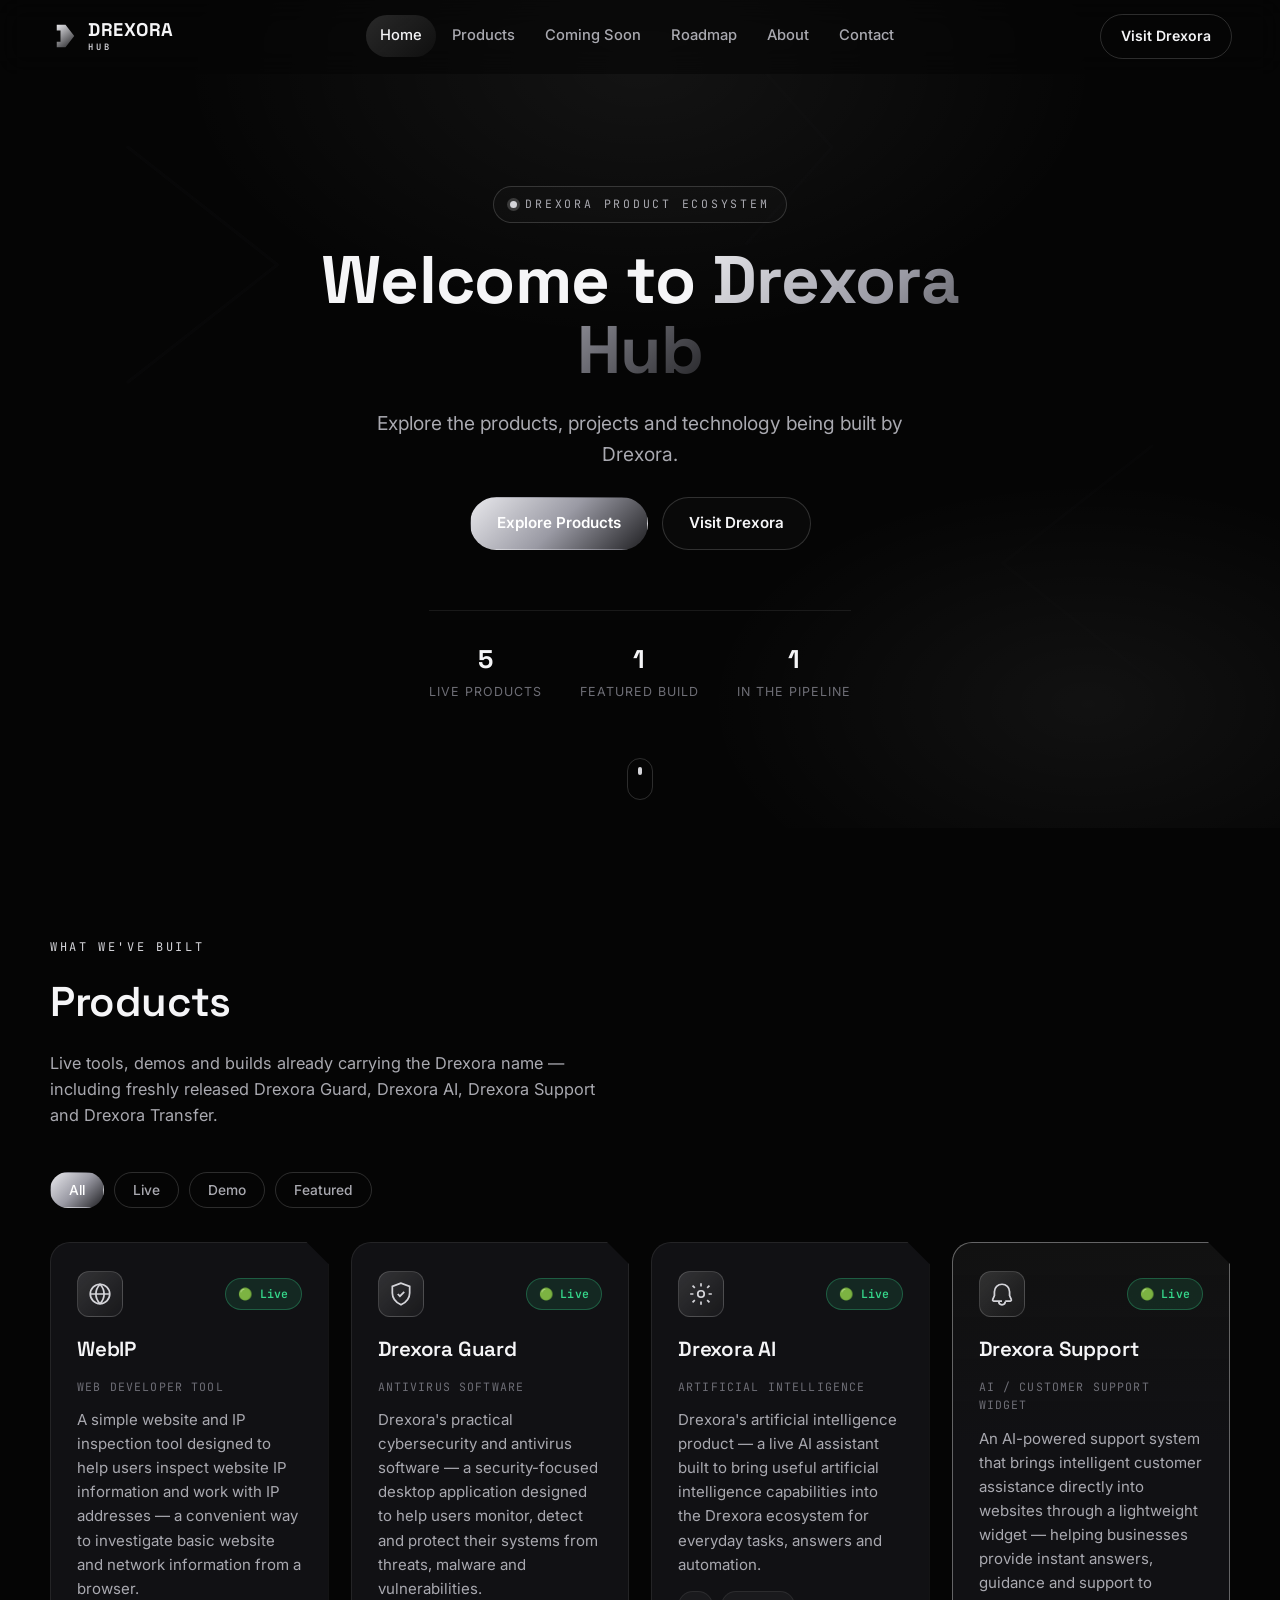
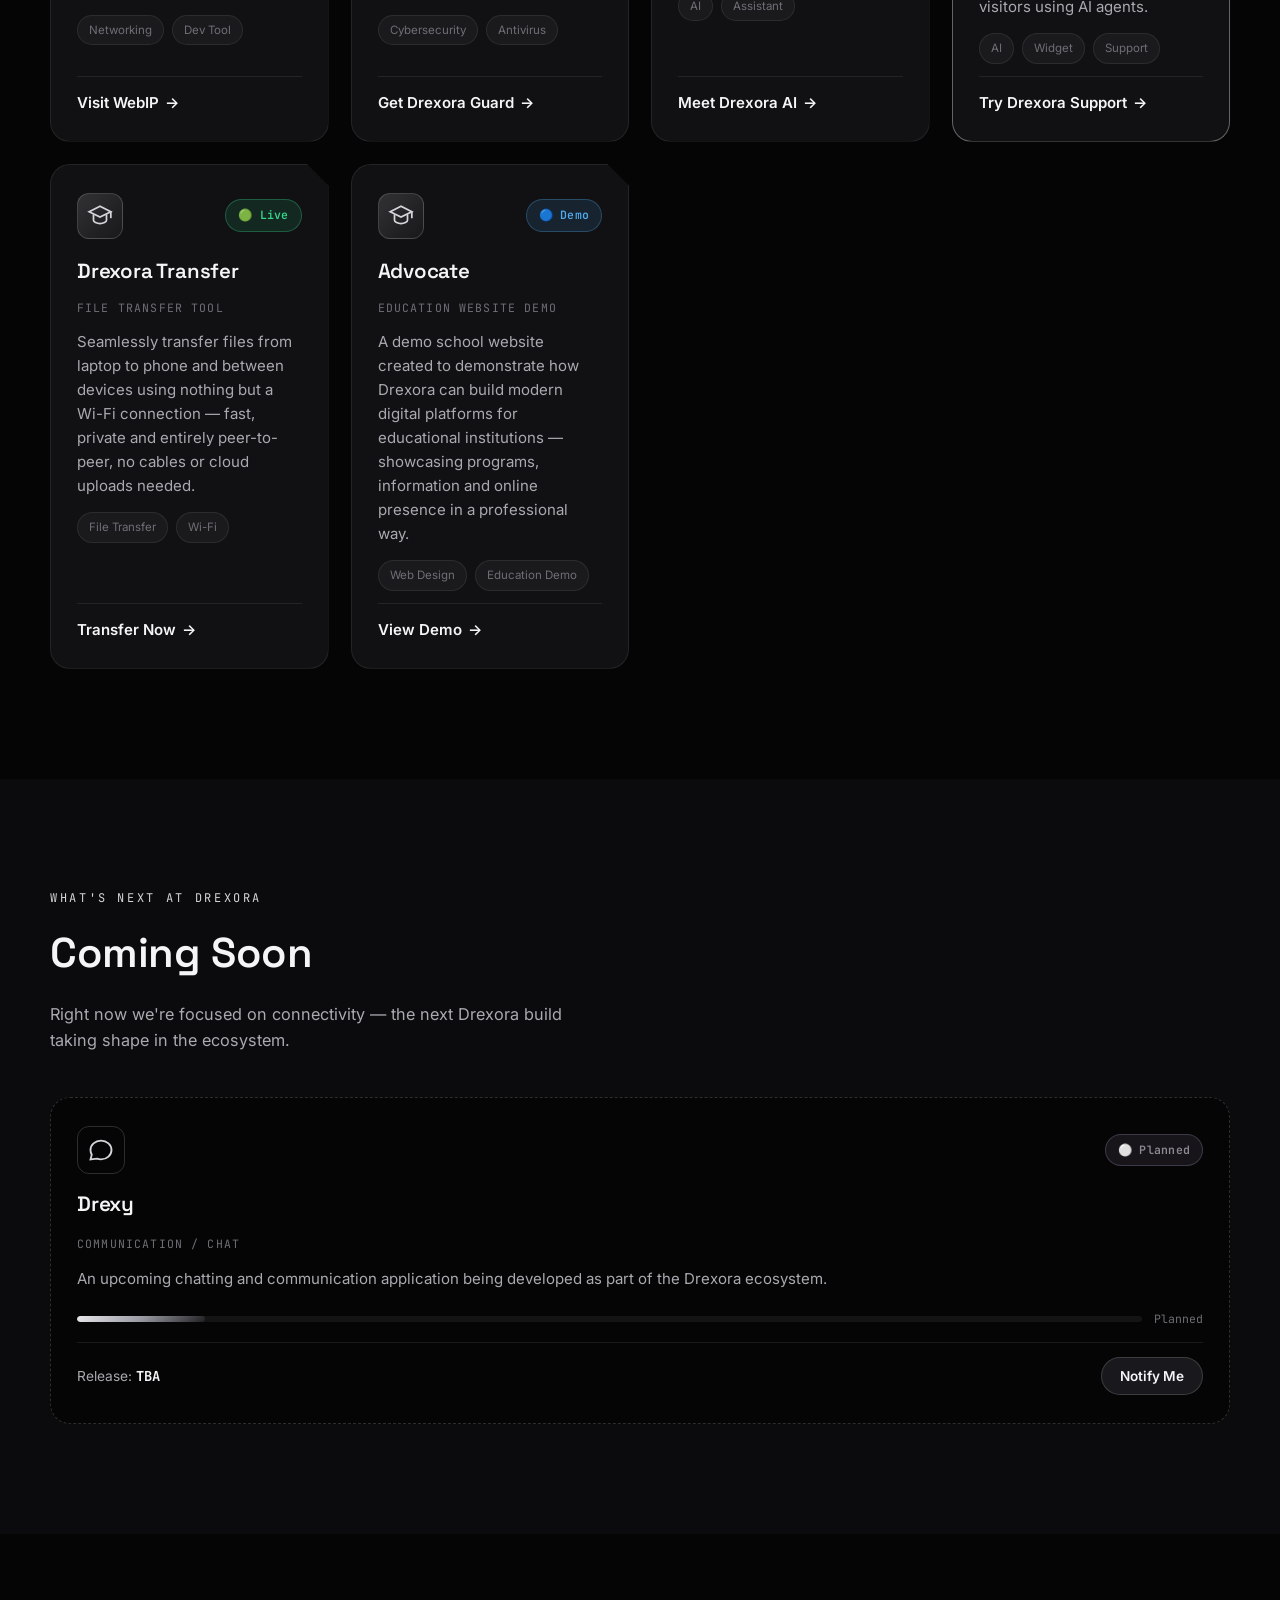
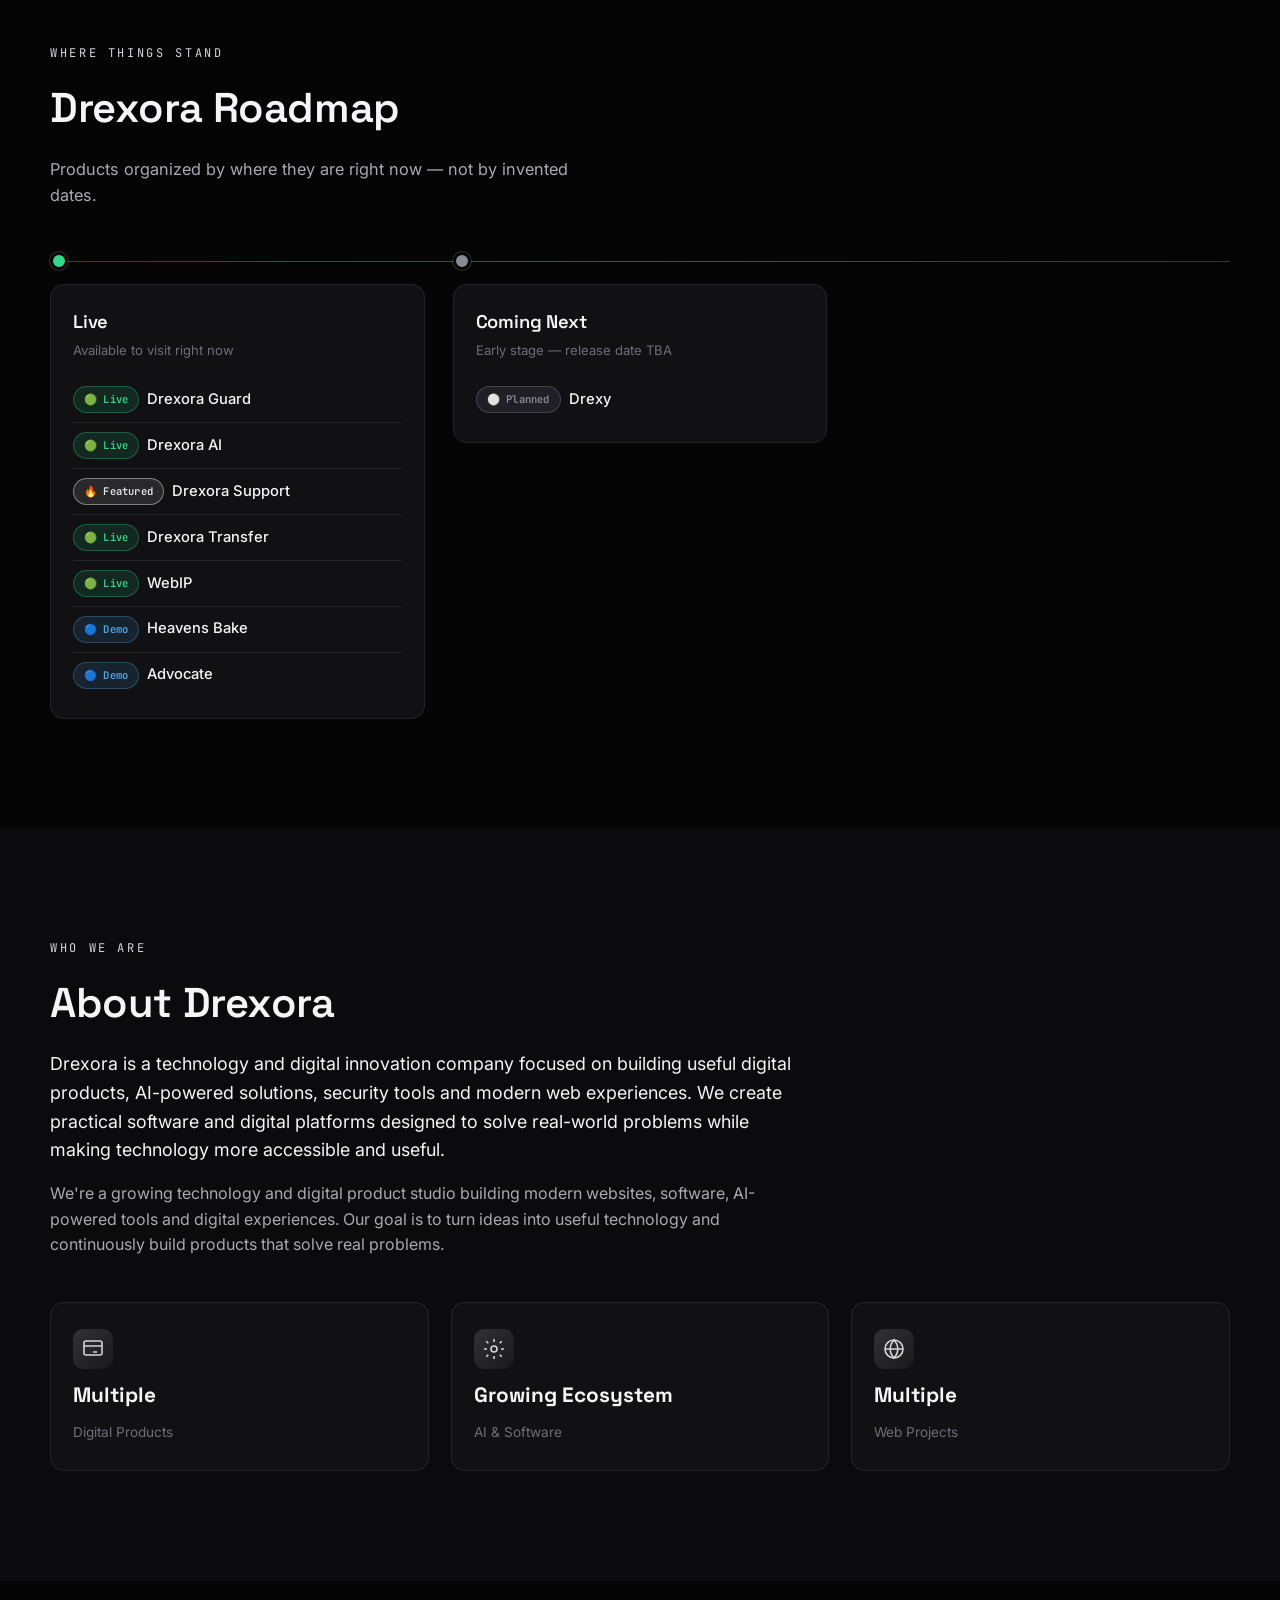
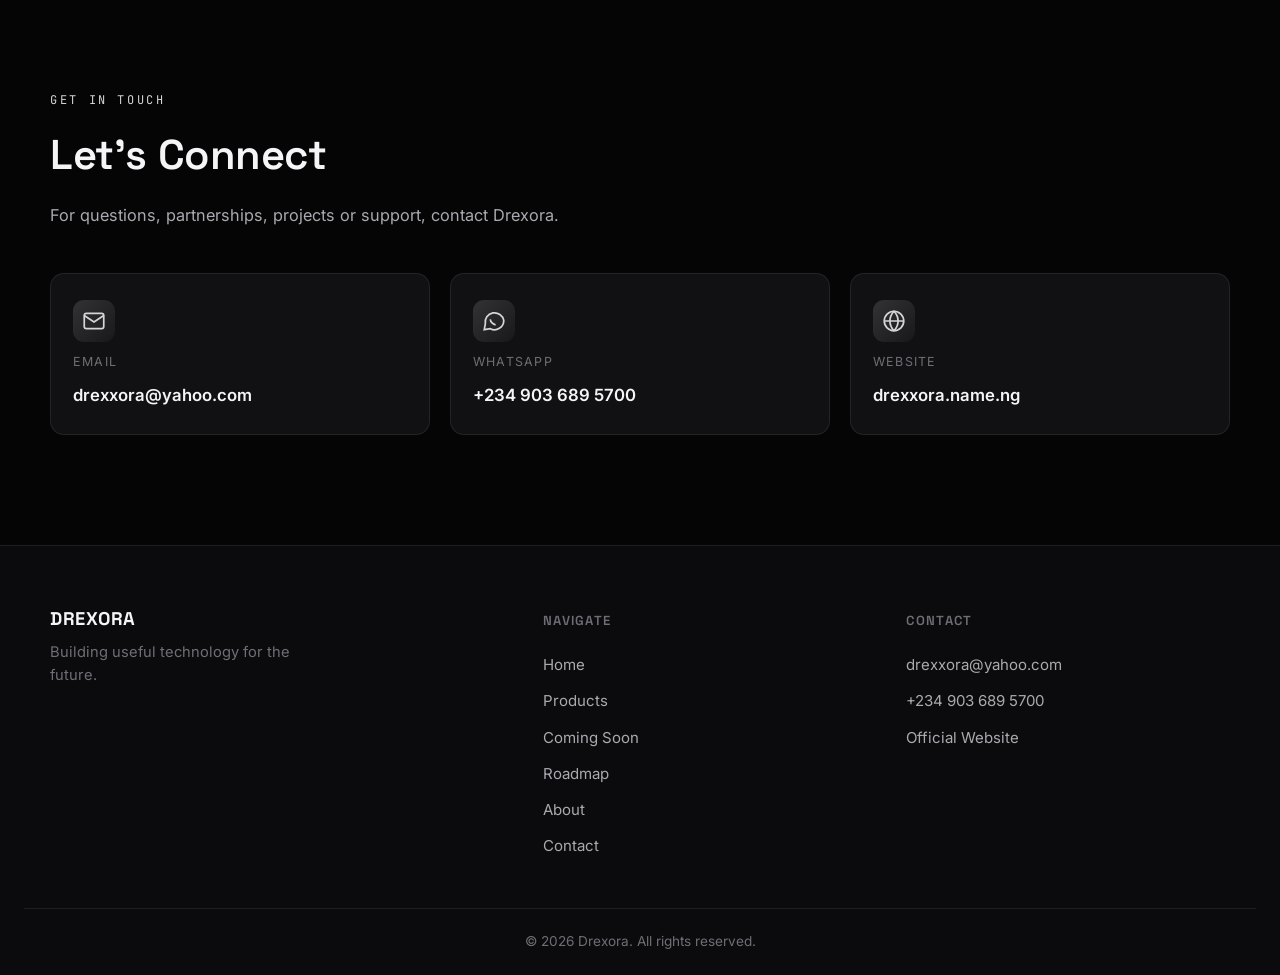
<file: index.html>
<!DOCTYPE html>
<html lang="en">
<head>
<meta charset="UTF-8">
<meta name="viewport" content="width=device-width, initial-scale=1.0">
<title>Drexora Hub — Drexora Products, Apps, AI &amp; Software | Antivirus, AI Assistant, Support, Transfer</title>
<meta name="description" content="Drexora Hub is the home of Drexora products and apps. Explore live Drexora software like Drexora Guard (antivirus), Drexora AI (artificial intelligence), Drexora Support (AI widget) and Drexora Transfer (Wi-Fi file transfer), plus the full Drexora roadmap and what's coming next.">
<meta name="keywords" content="Drexora, Drexora Hub, Drexora products, Drexoraguard, Drexora Guard antivirus, Drexora AI, Drexora Support, Drexora Transfer, Drex file transfer wifi, Drexora app, Drexora software, drexxora">
<meta name="author" content="Drexora">
<meta name="robots" content="index, follow, max-image-preview:large, max-snippet:-1, max-video-preview:-1">
<meta name="theme-color" content="#050505">
<link rel="canonical" href="https://drexorahub.drexxora.name.ng/">
<link rel="sitemap" type="application/xml" href="https://drexorahub.drexxora.name.ng/sitemap.xml">
<meta name="googlebot" content="index, follow">
<meta name="bingbot" content="index, follow">

<!-- Open Graph -->
<meta property="og:type" content="website">
<meta property="og:site_name" content="Drexora Hub">
<meta property="og:title" content="Drexora — Products, Apps, AI &amp; Software">
<meta property="og:description" content="Explore Drexora products: Drexora Guard antivirus, Drexora AI, Drexora Support widget and Drexora Transfer — live Drexora software and technology.">
<meta property="og:url" content="https://drexorahub.drexxora.name.ng/">
<meta property="og:locale" content="en_US">
<meta property="og:image" content="https://drexorahub.drexxora.name.ng/assets/og-image.png">
<meta property="og:image:width" content="1200">
<meta property="og:image:height" content="630">
<meta property="og:image:alt" content="Drexora Hub — Drexora products and technology">

<!-- Twitter Card -->
<meta name="twitter:card" content="summary_large_image">
<meta name="twitter:title" content="Drexora — Products, Apps, AI &amp; Software">
<meta name="twitter:description" content="Explore Drexora products: Drexora Guard, Drexora AI, Drexora Support and Drexora Transfer.">
<meta name="twitter:image" content="https://drexorahub.drexxora.name.ng/assets/og-image.png">

<link rel="icon" type="image/png" href="assets/favicon.png">

<!-- Structured Data -->
<script type="application/ld+json">
{
  "@context": "https://schema.org",
  "@graph": [
    {
      "@type": "Organization",
      "@id": "https://drexorahub.drexxora.name.ng/#organization",
      "name": "Drexora",
      "url": "https://drexorahub.drexxora.name.ng/",
      "email": "drexxora@yahoo.com",
      "logo": "https://drexorahub.drexxora.name.ng/assets/favicon.png",
      "sameAs": [
        "https://daviddchucks-hash.github.io/Drexoraguard/",
        "https://daviddchucks-hash.github.io/Beast/"
      ]
    },
    {
      "@type": "WebSite",
      "@id": "https://drexorahub.drexxora.name.ng/#website",
      "url": "https://drexorahub.drexxora.name.ng/",
      "name": "Drexora Hub",
      "publisher": { "@id": "https://drexorahub.drexxora.name.ng/#organization" }
    },
    {
      "@type": "ItemList",
      "name": "Drexora Products",
      "itemListOrder": "https://schema.org/ItemListOrderAscending",
      "itemListElement": [
        { "@type": "SoftwareApplication", "position": 1, "name": "Drexora Guard", "applicationCategory": "SecurityApplication", "url": "https://daviddchucks-hash.github.io/Drexoraguard/" },
        { "@type": "SoftwareApplication", "position": 2, "name": "Drexora AI", "applicationCategory": "AIApplication", "url": "https://daviddchucks-hash.github.io/Beast/" },
        { "@type": "SoftwareApplication", "position": 3, "name": "Drexora Support", "applicationCategory": "CustomerServiceApplication", "url": "https://drexorasupport.name.ng" },
        { "@type": "SoftwareApplication", "position": 4, "name": "Drexora Transfer", "applicationCategory": "ApplicationUtility", "url": "https://daviddchucks-hash.github.io/Drexora-transfer-/" }
      ]
    }
  ]
}
</script>

<link rel="preconnect" href="https://fonts.googleapis.com">
<link rel="preconnect" href="https://fonts.gstatic.com" crossorigin>
<link href="https://fonts.googleapis.com/css2?family=Space+Grotesk:wght@500;600;700&family=Inter:wght@400;500;600;700&family=JetBrains+Mono:wght@500;600&display=swap" rel="stylesheet">

<link rel="stylesheet" href="style.css">
</head>
<body>

<!-- ===== NAVBAR ===== -->
<header class="nav" id="nav">
  <div class="nav__inner">
    <a href="#home" class="nav__logo" aria-label="Drexora Hub home">
      <span class="nav__logo-mark" aria-hidden="true">
        <svg viewBox="0 0 48 48" width="30" height="30">
          <path d="M14 6 L28 6 L42 24 L28 42 L14 42 L14 33 L20 33 L20 15 L14 15 Z" fill="url(#navGrad)"/>
          <defs>
            <linearGradient id="navGrad" x1="14" y1="6" x2="42" y2="42" gradientUnits="userSpaceOnUse">
              <stop offset="0" stop-color="#e8e8ec"/>
              <stop offset="1" stop-color="#202023"/>
            </linearGradient>
          </defs>
        </svg>
      </span>
      <span class="nav__logo-text">DREXORA<span class="nav__logo-sub">HUB</span></span>
    </a>

    <nav class="nav__links" id="navLinks">
      <a href="#home" class="nav__link active-link">Home</a>
      <a href="#products" class="nav__link">Products</a>
      <a href="#coming-soon" class="nav__link">Coming Soon</a>
      <a href="#roadmap" class="nav__link">Roadmap</a>
      <a href="#about" class="nav__link">About</a>
      <a href="#contact" class="nav__link">Contact</a>
    </nav>

    <div class="nav__actions">
      <a href="https://drexxora.name.ng" target="_blank" rel="noopener" class="btn btn--ghost nav__cta">Visit Drexora</a>
      <button class="nav__burger" id="burger" aria-label="Open menu" aria-expanded="false" aria-controls="navLinks">
        <span></span><span></span><span></span>
      </button>
    </div>
  </div>
</header>

<!-- ===== HERO ===== -->
<section class="hero" id="home">
  <div class="hero__field" aria-hidden="true">
    <svg class="hero__chevrons" viewBox="0 0 1200 800" preserveAspectRatio="xMidYMid slice">
      <polyline class="chev chev--1" points="120,150 260,260 120,370" />
      <polyline class="chev chev--2" points="1080,430 940,540 1080,650" />
      <polyline class="chev chev--3" points="700,60 780,150 700,240" />
    </svg>
  </div>

  <div class="hero__inner">
    <p class="eyebrow"><span class="eyebrow__dot"></span> Drexora Product Ecosystem</p>
    <h1 class="hero__title">Welcome to <span class="grad-text">Drexora Hub</span></h1>
    <p class="hero__sub">Explore the products, projects and technology being built by Drexora.</p>
    <div class="hero__actions">
      <a href="#products" class="btn btn--primary">Explore Products</a>
      <a href="https://drexxora.name.ng" target="_blank" rel="noopener" class="btn btn--outline">Visit Drexora</a>
    </div>

    <div class="hero__stats">
      <div class="hero__stat"><span class="hero__stat-num">5</span><span class="hero__stat-label">Live Products</span></div>
      <div class="hero__stat"><span class="hero__stat-num">1</span><span class="hero__stat-label">Featured Build</span></div>
      <div class="hero__stat"><span class="hero__stat-num">1</span><span class="hero__stat-label">In the Pipeline</span></div>
    </div>
  </div>

  <a href="#products" class="hero__scroll" aria-label="Scroll to products">
    <span></span>
  </a>
</section>

<!-- ===== PRODUCTS ===== -->
<section class="section" id="products">
  <div class="section__inner">
    <p class="section__eyebrow">What we've built</p>
    <h2 class="section__title">Products</h2>
    <p class="section__desc">Live tools, demos and builds already carrying the Drexora name — including freshly released Drexora Guard, Drexora AI, Drexora Support and Drexora Transfer.</p>

    <div class="filters" role="tablist" aria-label="Filter products by status">
      <button class="filter active" data-filter="all">All</button>
      <button class="filter" data-filter="live">Live</button>
      <button class="filter" data-filter="demo">Demo</button>
      <button class="filter" data-filter="featured">Featured</button>
    </div>

    <div class="grid grid--products">

      <!-- WebIP -->
      <article class="card" data-status="live">
        <div class="card__top">
          <span class="card__icon" aria-hidden="true">
            <svg viewBox="0 0 24 24" width="26" height="26" fill="none" stroke="currentColor" stroke-width="1.6"><circle cx="12" cy="12" r="9"/><path d="M3 12h18M12 3c2.5 2.7 3.8 6 3.8 9s-1.3 6.3-3.8 9c-2.5-2.7-3.8-6-3.8-9s1.3-6.3 3.8-9z"/></svg>
          </span>
          <span class="badge badge--live">🟢 Live</span>
        </div>
        <h3 class="card__title">WebIP</h3>
        <p class="card__cat">Web Developer Tool</p>
        <p class="card__desc">A simple website and IP inspection tool designed to help users inspect website IP information and work with IP addresses — a convenient way to investigate basic website and network information from a browser.</p>
        <div class="card__tags"><span class="tag">Networking</span><span class="tag">Dev Tool</span></div>
        <a href="https://webip.drexxora.name.ng" target="_blank" rel="noopener" class="card__btn">Visit WebIP <span>→</span></a>
      </article>

      <!-- Drexora Guard -->
      <article class="card" data-status="live">
        <div class="card__top">
          <span class="card__icon" aria-hidden="true">
            <svg viewBox="0 0 24 24" width="26" height="26" fill="none" stroke="currentColor" stroke-width="1.6"><path d="M12 2 4 5v6c0 5 3.4 8.7 8 11 4.6-2.3 8-6 8-11V5z"/><path d="M9 12l2 2 4-4"/></svg>
          </span>
          <span class="badge badge--live">🟢 Live</span>
        </div>
        <h3 class="card__title">Drexora Guard</h3>
        <p class="card__cat">Antivirus Software</p>
        <p class="card__desc">Drexora's practical cybersecurity and antivirus software — a security-focused desktop application designed to help users monitor, detect and protect their systems from threats, malware and vulnerabilities.</p>
        <div class="card__tags"><span class="tag">Cybersecurity</span><span class="tag">Antivirus</span></div>
        <a href="https://daviddchucks-hash.github.io/Drexoraguard/" target="_blank" rel="noopener" class="card__btn">Get Drexora Guard <span>→</span></a>
      </article>

      <!-- Drexora AI -->
      <article class="card" data-status="live">
        <div class="card__top">
          <span class="card__icon" aria-hidden="true">
            <svg viewBox="0 0 24 24" width="26" height="26" fill="none" stroke="currentColor" stroke-width="1.6"><circle cx="12" cy="12" r="3"/><path d="M12 2v3M12 19v3M4.2 4.2l2.1 2.1M17.7 17.7l2.1 2.1M2 12h3M19 12h3M4.2 19.8l2.1-2.1M17.7 6.3l2.1-2.1"/></svg>
          </span>
          <span class="badge badge--live">🟢 Live</span>
        </div>
        <h3 class="card__title">Drexora AI</h3>
        <p class="card__cat">Artificial Intelligence</p>
        <p class="card__desc">Drexora's artificial intelligence product — a live AI assistant built to bring useful artificial intelligence capabilities into the Drexora ecosystem for everyday tasks, answers and automation.</p>
        <div class="card__tags"><span class="tag">AI</span><span class="tag">Assistant</span></div>
        <a href="https://daviddchucks-hash.github.io/Beast/" target="_blank" rel="noopener" class="card__btn">Meet Drexora AI <span>→</span></a>
      </article>

      <!-- Drexora Support -->
      <article class="card card--featured" data-status="featured">
        <div class="card__top">
          <span class="card__icon" aria-hidden="true">
            <svg viewBox="0 0 24 24" width="26" height="26" fill="none" stroke="currentColor" stroke-width="1.6"><path d="M12 3a7 7 0 0 0-7 7v3.5L3.5 17c-.4.6 0 1.5.8 1.5H12"/><path d="M12 3a7 7 0 0 1 7 7v3.5l1.5 3.5c.4.6 0 1.5-.8 1.5H15"/><path d="M9 19a3 3 0 0 0 6 0"/></svg>
          </span>
          <span class="badge badge--live">🟢 Live</span>
        </div>
        <h3 class="card__title">Drexora Support</h3>
        <p class="card__cat">AI / Customer Support Widget</p>
        <p class="card__desc">An AI-powered support system that brings intelligent customer assistance directly into websites through a lightweight widget — helping businesses provide instant answers, guidance and support to visitors using AI agents.</p>
        <div class="card__tags"><span class="tag">AI</span><span class="tag">Widget</span><span class="tag">Support</span></div>
        <a href="https://drexorasupport.name.ng" target="_blank" rel="noopener" class="card__btn">Try Drexora Support <span>→</span></a>
      </article>

      <!-- Drexora Transfer -->
      <article class="card" data-status="live">
        <div class="card__top">
          <span class="card__icon" aria-hidden="true">
            <svg viewBox="0 0 24 24" width="26" height="26" fill="none" stroke="currentColor" stroke-width="1.6"><path d="M12 3 2 8l10 5 10-5-10-5z"/><path d="M6 10.5V16c0 1.5 3 3 6 3s6-1.5 6-3v-5.5"/><path d="M22 8v6"/></svg>
          </span>
          <span class="badge badge--live">🟢 Live</span>
        </div>
        <h3 class="card__title">Drexora Transfer</h3>
        <p class="card__cat">File Transfer Tool</p>
        <p class="card__desc">Seamlessly transfer files from laptop to phone and between devices using nothing but a Wi-Fi connection — fast, private and entirely peer-to-peer, no cables or cloud uploads needed.</p>
        <div class="card__tags"><span class="tag">File Transfer</span><span class="tag">Wi-Fi</span></div>
        <a href="https://daviddchucks-hash.github.io/Drexora-transfer-/" target="_blank" rel="noopener" class="card__btn">Transfer Now <span>→</span></a>
      </article>

      <!-- Heavens Bake --
      <article class="card" data-status="demo">
        <div class="card__top">
          <span class="card__icon" aria-hidden="true">
            <svg viewBox="0 0 24 24" width="26" height="26" fill="none" stroke="currentColor" stroke-width="1.6"><path d="M4 12c1.5-2 3-3 8-3s6.5 1 8 3"/><path d="M3 12h18l-1.5 7a2 2 0 0 1-2 1.7H6.5A2 2 0 0 1 4.5 19z"/><path d="M9 9c0-2 1-4 3-4s3 2 3 4"/></svg>
          </span>
          <span class="badge badge--demo">🔵 Demo</span>
        </div>
        <h3 class="card__title">Heavens Bake</h3>
        <p class="card__cat">Business Website Demo</p>
        <p class="card__desc">A demo website created to showcase how Drexora can build modern websites for bakery and food businesses — professional online presence with product presentation, branding and business-focused web design.</p>
        <p class="card__note">Showcase project — not an actual bakery owned by Drexora.</p>
        <div class="card__tags"><span class="tag">Web Design</span><span class="tag">Business Demo</span></div>
        <a href="https://heavensbake.drexxora.name.ng" target="_blank" rel="noopener" class="card__btn">View Demo <span>→</span></a>
      </article> -->

      <!-- Advocate -->
      <article class="card" data-status="demo">
        <div class="card__top">
          <span class="card__icon" aria-hidden="true">
            <svg viewBox="0 0 24 24" width="26" height="26" fill="none" stroke="currentColor" stroke-width="1.6"><path d="M12 3 2 8l10 5 10-5-10-5z"/><path d="M6 10.5V16c0 1.5 3 3 6 3s6-1.5 6-3v-5.5"/><path d="M22 8v6"/></svg>
          </span>
          <span class="badge badge--demo">🔵 Demo</span>
        </div>
        <h3 class="card__title">Advocate</h3>
        <p class="card__cat">Education Website Demo</p>
        <p class="card__desc">A demo school website created to demonstrate how Drexora can build modern digital platforms for educational institutions — showcasing programs, information and online presence in a professional way.</p>
        <div class="card__tags"><span class="tag">Web Design</span><span class="tag">Education Demo</span></div>
        <a href="https://advocate.drexxora.name.ng" target="_blank" rel="noopener" class="card__btn">View Demo <span>→</span></a>
      </article>

    </div>
  </div>
</section>

<!-- ===== COMING SOON ===== -->
  </div>
</section>

<!-- ===== COMING SOON ===== -->
<section class="section section--alt" id="coming-soon">
  <div class="section__inner">
    <p class="section__eyebrow">What's next at Drexora</p>
    <h2 class="section__title">Coming Soon</h2>
    <p class="section__desc">Right now we're focused on connectivity — the next Drexora build taking shape in the ecosystem.</p>

    <div class="grid grid--incoming">

      <!-- Drexy -->
      <article class="incoming-card">
        <div class="incoming-card__head">
          <span class="incoming-card__icon" aria-hidden="true">
            <svg viewBox="0 0 24 24" width="28" height="28" fill="none" stroke="currentColor" stroke-width="1.6"><path d="M21 12c0 4.4-4 8-9 8-1.2 0-2.4-.2-3.4-.6L3 20l1.1-4A7.8 7.8 0 0 1 3 12c0-4.4 4-8 9-8s9 3.6 9 8z"/></svg>
          </span>
          <span class="badge badge--planned">⚪ Planned</span>
        </div>
        <h3 class="incoming-card__title">Drexy</h3>
        <p class="incoming-card__cat">Communication / Chat</p>
        <p class="incoming-card__desc">An upcoming chatting and communication application being developed as part of the Drexora ecosystem.</p>
        <div class="incoming-card__progress">
          <div class="progress-bar"><span style="width:12%"></span></div>
          <span class="progress-label">Planned</span>
        </div>
        <div class="incoming-card__footer">
          <span class="release-date">Release: <strong>TBA</strong></span>
          <button class="btn btn--notify" data-notify="Drexy">Notify Me</button>
        </div>
      </article>

    </div>
  </div>
</section>

<!-- ===== ROADMAP ===== -->
<section class="section" id="roadmap">
  <div class="section__inner">
    <p class="section__eyebrow">Where things stand</p>
    <h2 class="section__title">Drexora Roadmap</h2>
    <p class="section__desc">Products organized by where they are right now — not by invented dates.</p>

    <div class="timeline">

      <div class="timeline__stage">
        <div class="timeline__marker timeline__marker--live"></div>
        <div class="timeline__content">
          <h3 class="timeline__label">Live</h3>
          <p class="timeline__hint">Available to visit right now</p>
          <ul class="timeline__list">
            <li><span class="badge badge--live badge--sm">🟢 Live</span> Drexora Guard</li>
            <li><span class="badge badge--live badge--sm">🟢 Live</span> Drexora AI</li>
            <li><span class="badge badge--featured badge--sm">🔥 Featured</span> Drexora Support</li>
            <li><span class="badge badge--live badge--sm">🟢 Live</span> Drexora Transfer</li>
            <li><span class="badge badge--live badge--sm">🟢 Live</span> WebIP</li>
            <li><span class="badge badge--demo badge--sm">🔵 Demo</span> Heavens Bake</li>
            <li><span class="badge badge--demo badge--sm">🔵 Demo</span> Advocate</li>
          </ul>
        </div>
      </div>

      <div class="timeline__stage">
        <div class="timeline__marker timeline__marker--next"></div>
        <div class="timeline__content">
          <h3 class="timeline__label">Coming Next</h3>
          <p class="timeline__hint">Early stage — release date TBA</p>
          <ul class="timeline__list">
            <li><span class="badge badge--planned badge--sm">⚪ Planned</span> Drexy</li>
          </ul>
        </div>
      </div>

    </div>
  </div>
</section>

<!-- ===== ABOUT ===== -->
<section class="section section--alt" id="about">
  <div class="section__inner">
    <p class="section__eyebrow">Who we are</p>
    <h2 class="section__title">About Drexora</h2>
    <p class="about__lead">Drexora is a technology and digital innovation company focused on building useful digital products, AI-powered solutions, security tools and modern web experiences. We create practical software and digital platforms designed to solve real-world problems while making technology more accessible and useful.</p>
    <p class="about__lead about__lead--sub">We're a growing technology and digital product studio building modern websites, software, AI-powered tools and digital experiences. Our goal is to turn ideas into useful technology and continuously build products that solve real problems.</p>

    <div class="grid grid--about">
      <div class="about-stat">
        <span class="about-stat__icon" aria-hidden="true">
          <svg viewBox="0 0 24 24" width="24" height="24" fill="none" stroke="currentColor" stroke-width="1.6"><rect x="3" y="4" width="18" height="14" rx="2"/><path d="M3 9h18M8 4v0M12 15h4"/></svg>
        </span>
        <span class="about-stat__num">Multiple</span>
        <span class="about-stat__label">Digital Products</span>
      </div>
      <div class="about-stat">
        <span class="about-stat__icon" aria-hidden="true">
          <svg viewBox="0 0 24 24" width="24" height="24" fill="none" stroke="currentColor" stroke-width="1.6"><circle cx="12" cy="12" r="3"/><path d="M12 2v3M12 19v3M4.2 4.2l2.1 2.1M17.7 17.7l2.1 2.1M2 12h3M19 12h3M4.2 19.8l2.1-2.1M17.7 6.3l2.1-2.1"/></svg>
        </span>
        <span class="about-stat__num">Growing Ecosystem</span>
        <span class="about-stat__label">AI &amp; Software</span>
      </div>
      <div class="about-stat">
        <span class="about-stat__icon" aria-hidden="true">
          <svg viewBox="0 0 24 24" width="24" height="24" fill="none" stroke="currentColor" stroke-width="1.6"><circle cx="12" cy="12" r="9"/><path d="M3 12h18M12 3c2.5 2.7 3.8 6 3.8 9s-1.3 6.3-3.8 9c-2.5-2.7-3.8-6-3.8-9s1.3-6.3 3.8-9z"/></svg>
        </span>
        <span class="about-stat__num">Multiple</span>
        <span class="about-stat__label">Web Projects</span>
      </div>
    </div>
  </div>
</section>

<!-- ===== CONTACT ===== -->
<section class="section" id="contact">
  <div class="section__inner">
    <p class="section__eyebrow">Get in touch</p>
    <h2 class="section__title">Let's Connect</h2>
    <p class="section__desc">For questions, partnerships, projects or support, contact Drexora.</p>

    <div class="contact-grid">
      <a class="contact-card" href="mailto:drexxora@yahoo.com">
        <span class="contact-card__icon" aria-hidden="true">
          <svg viewBox="0 0 24 24" width="26" height="26" fill="none" stroke="currentColor" stroke-width="1.6"><rect x="3" y="5" width="18" height="14" rx="2"/><path d="m3 7 9 6 9-6"/></svg>
        </span>
        <span class="contact-card__label">Email</span>
        <span class="contact-card__value">drexxora@yahoo.com</span>
      </a>

      <a class="contact-card" href="https://wa.me/2349036895700" target="_blank" rel="noopener">
        <span class="contact-card__icon" aria-hidden="true">
          <svg viewBox="0 0 24 24" width="26" height="26" fill="none" stroke="currentColor" stroke-width="1.6"><path d="M21 11.5a8.5 8.5 0 0 1-12.4 7.6L3 20l1-5.4A8.5 8.5 0 1 1 21 11.5z"/><path d="M8.5 10.5c.3 2.4 2.6 4.7 5 5"/></svg>
        </span>
        <span class="contact-card__label">WhatsApp</span>
        <span class="contact-card__value">+234 903 689 5700</span>
      </a>

      <a class="contact-card" href="https://drexxora.name.ng" target="_blank" rel="noopener">
        <span class="contact-card__icon" aria-hidden="true">
          <svg viewBox="0 0 24 24" width="26" height="26" fill="none" stroke="currentColor" stroke-width="1.6"><circle cx="12" cy="12" r="9"/><path d="M3 12h18M12 3c2.5 2.7 3.8 6 3.8 9s-1.3 6.3-3.8 9c-2.5-2.7-3.8-6-3.8-9s1.3-6.3 3.8-9z"/></svg>
        </span>
        <span class="contact-card__label">Website</span>
        <span class="contact-card__value">drexxora.name.ng</span>
      </a>
    </div>
  </div>
</section>

<!-- ===== FOOTER ===== -->
<footer class="footer">
  <div class="footer__inner">
    <div class="footer__brand">
      <span class="nav__logo-text">DREXORA</span>
      <p class="footer__tag">Building useful technology for the future.</p>
    </div>

    <div class="footer__col">
      <h4>Navigate</h4>
      <a href="#home">Home</a>
      <a href="#products">Products</a>
      <a href="#coming-soon">Coming Soon</a>
      <a href="#roadmap">Roadmap</a>
      <a href="#about">About</a>
      <a href="#contact">Contact</a>
    </div>

    <div class="footer__col">
      <h4>Contact</h4>
      <a href="mailto:drexxora@yahoo.com">drexxora@yahoo.com</a>
      <a href="https://wa.me/2349036895700" target="_blank" rel="noopener">+234 903 689 5700</a>
      <a href="https://drexxora.name.ng" target="_blank" rel="noopener">Official Website</a>
    </div>
  </div>

  <div class="footer__bottom">
    <p>&copy; <span id="year"></span> Drexora. All rights reserved.</p>
  </div>
</footer>

<button class="back-to-top" id="backToTop" aria-label="Back to top">
  <svg viewBox="0 0 24 24" width="20" height="20" fill="none" stroke="currentColor" stroke-width="2"><path d="M12 19V5M5 12l7-7 7 7"/></svg>
</button>

<div class="toast" id="toast" role="status" aria-live="polite"></div>
  <script src="https://daviddchucks-hash.github.io/drexorasupport/widget/embed.js" data-business="aP8EMgiDj9bdR7Wyamcc1MIFSQ53"></script>

<script src="script.js"></script>
</body>
</html>
</file>
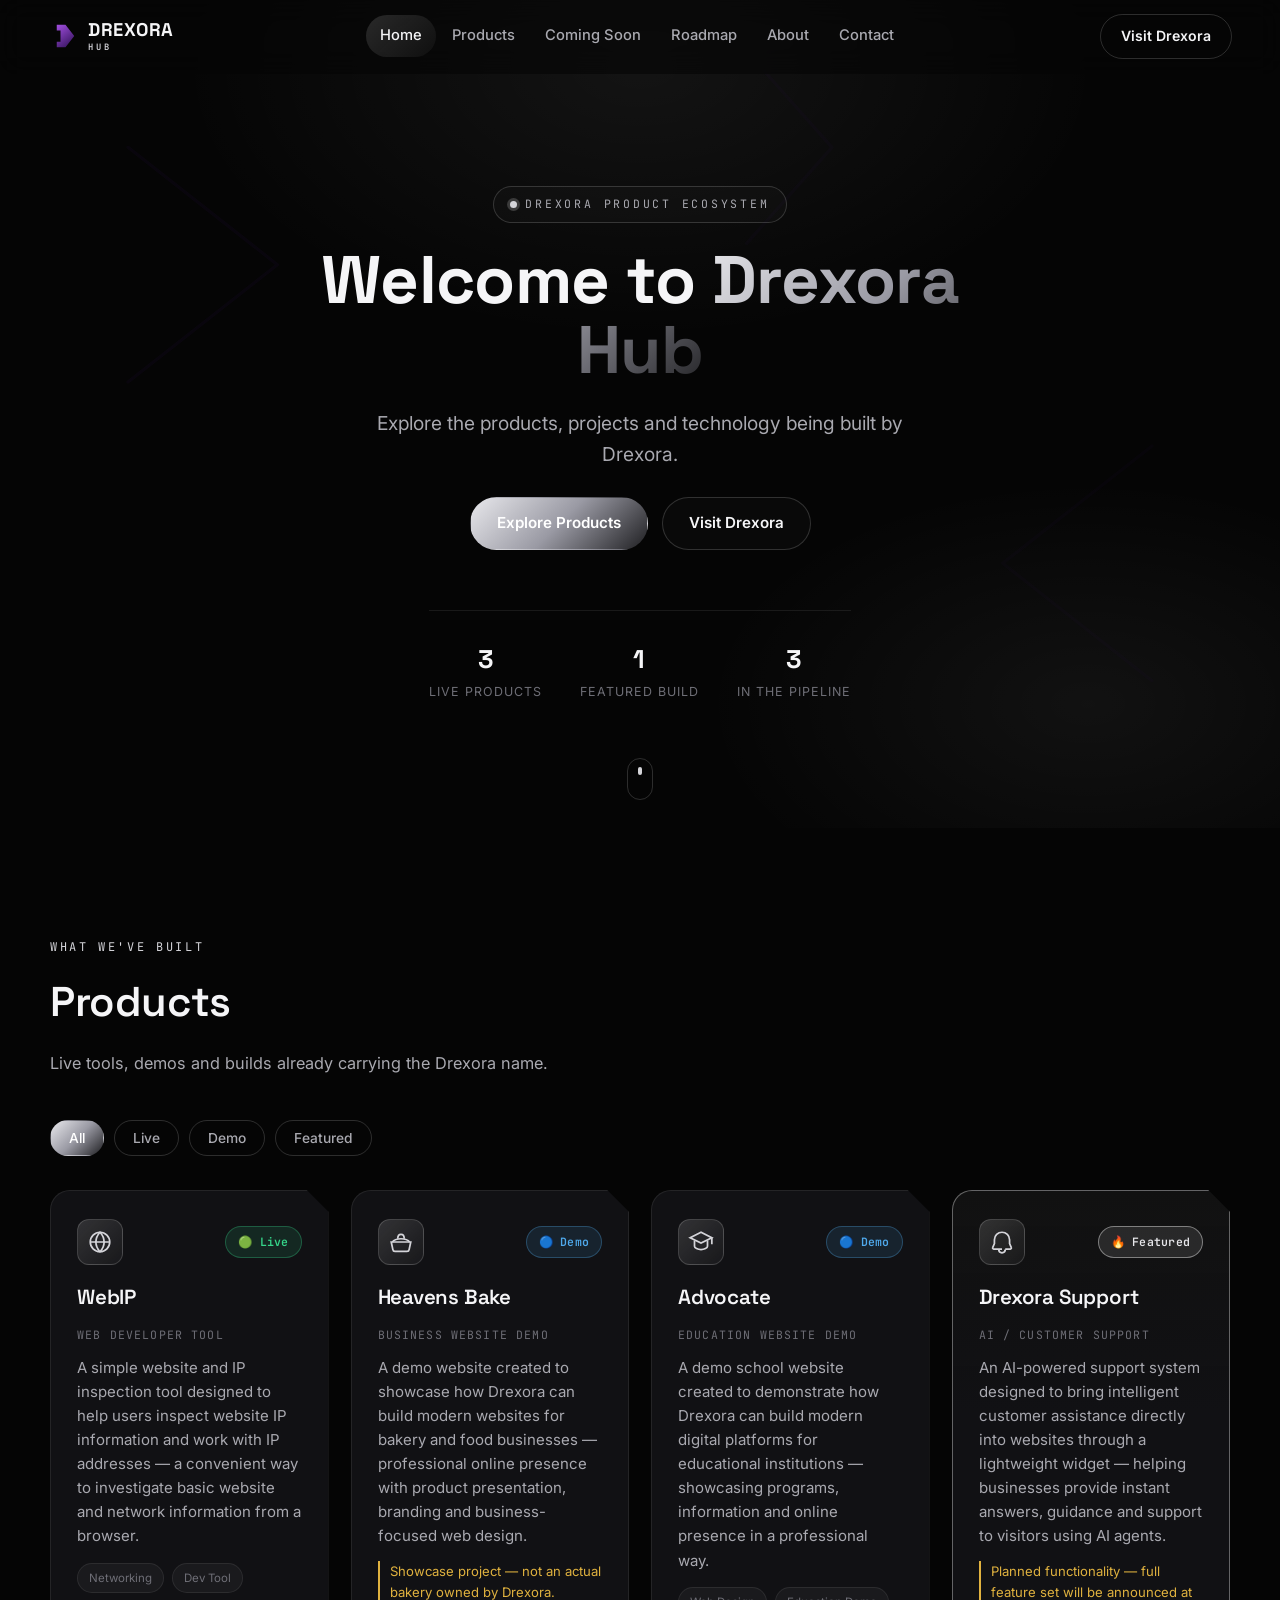
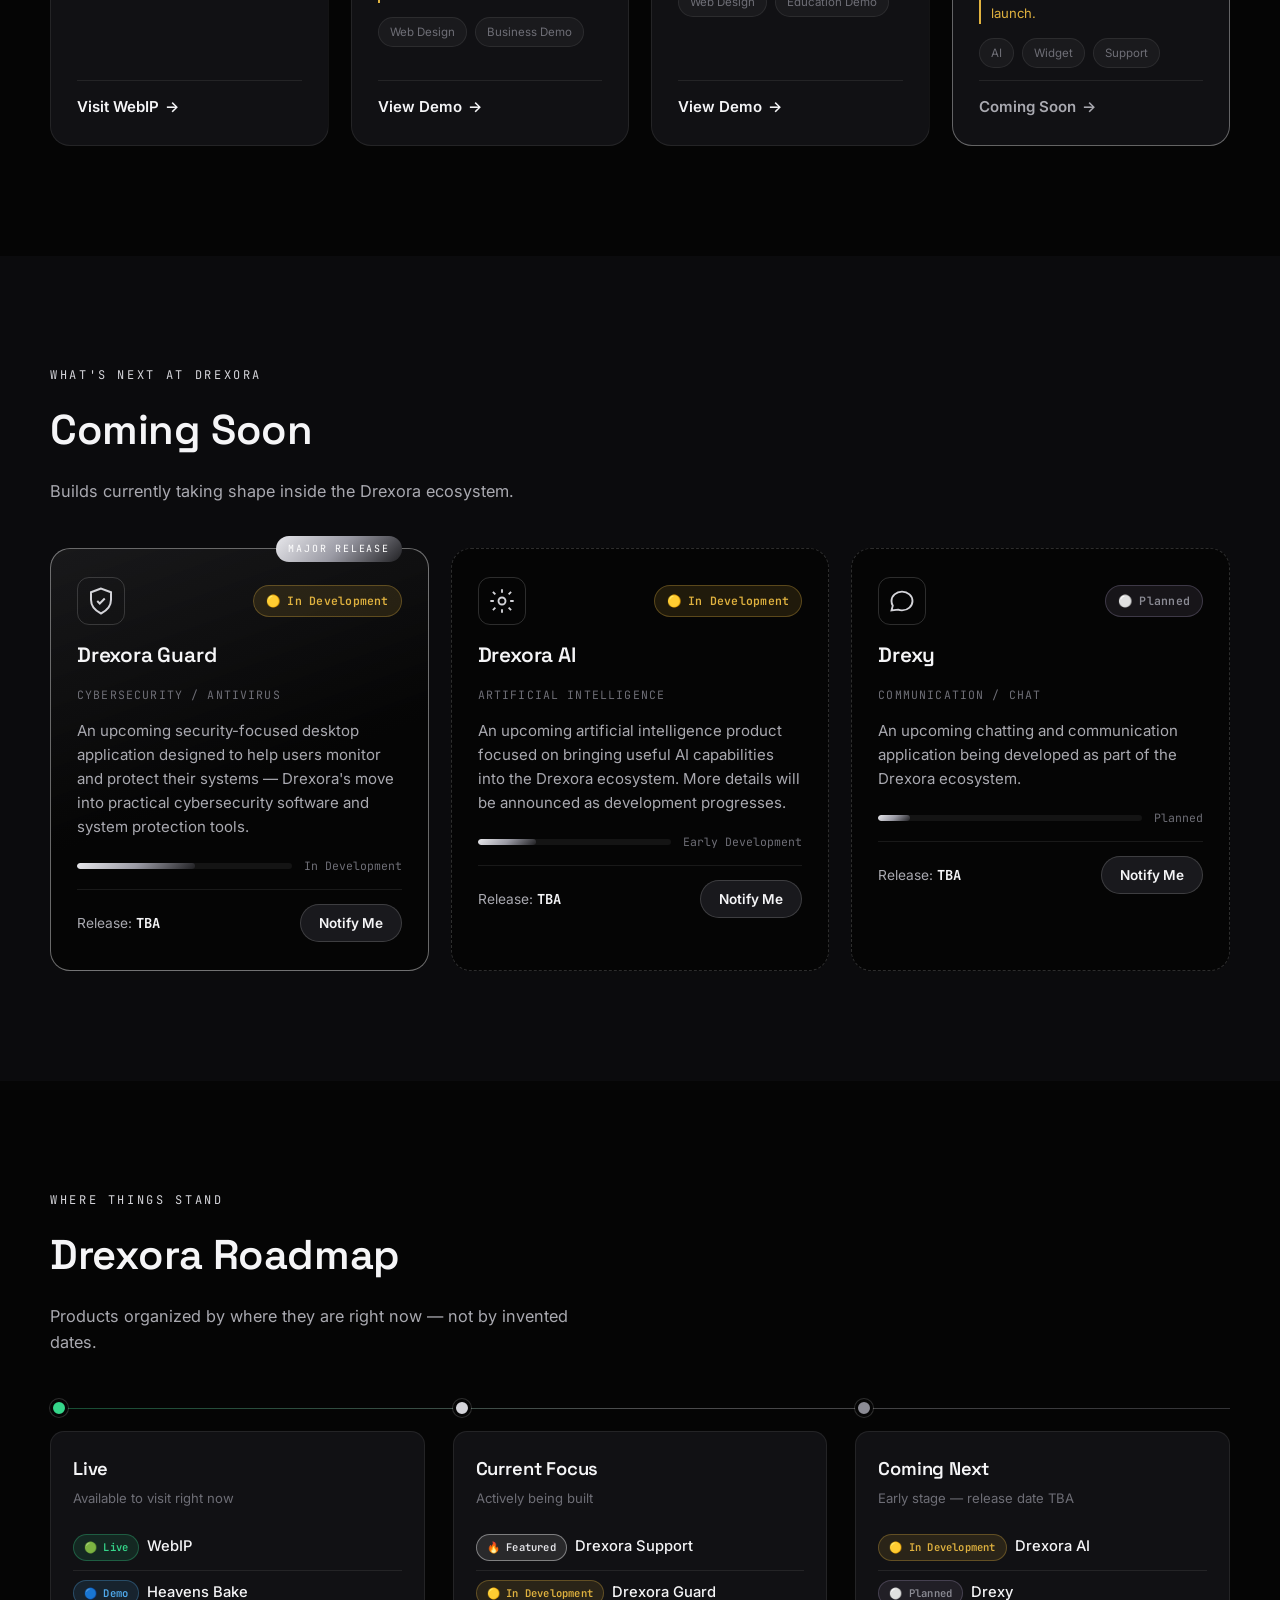
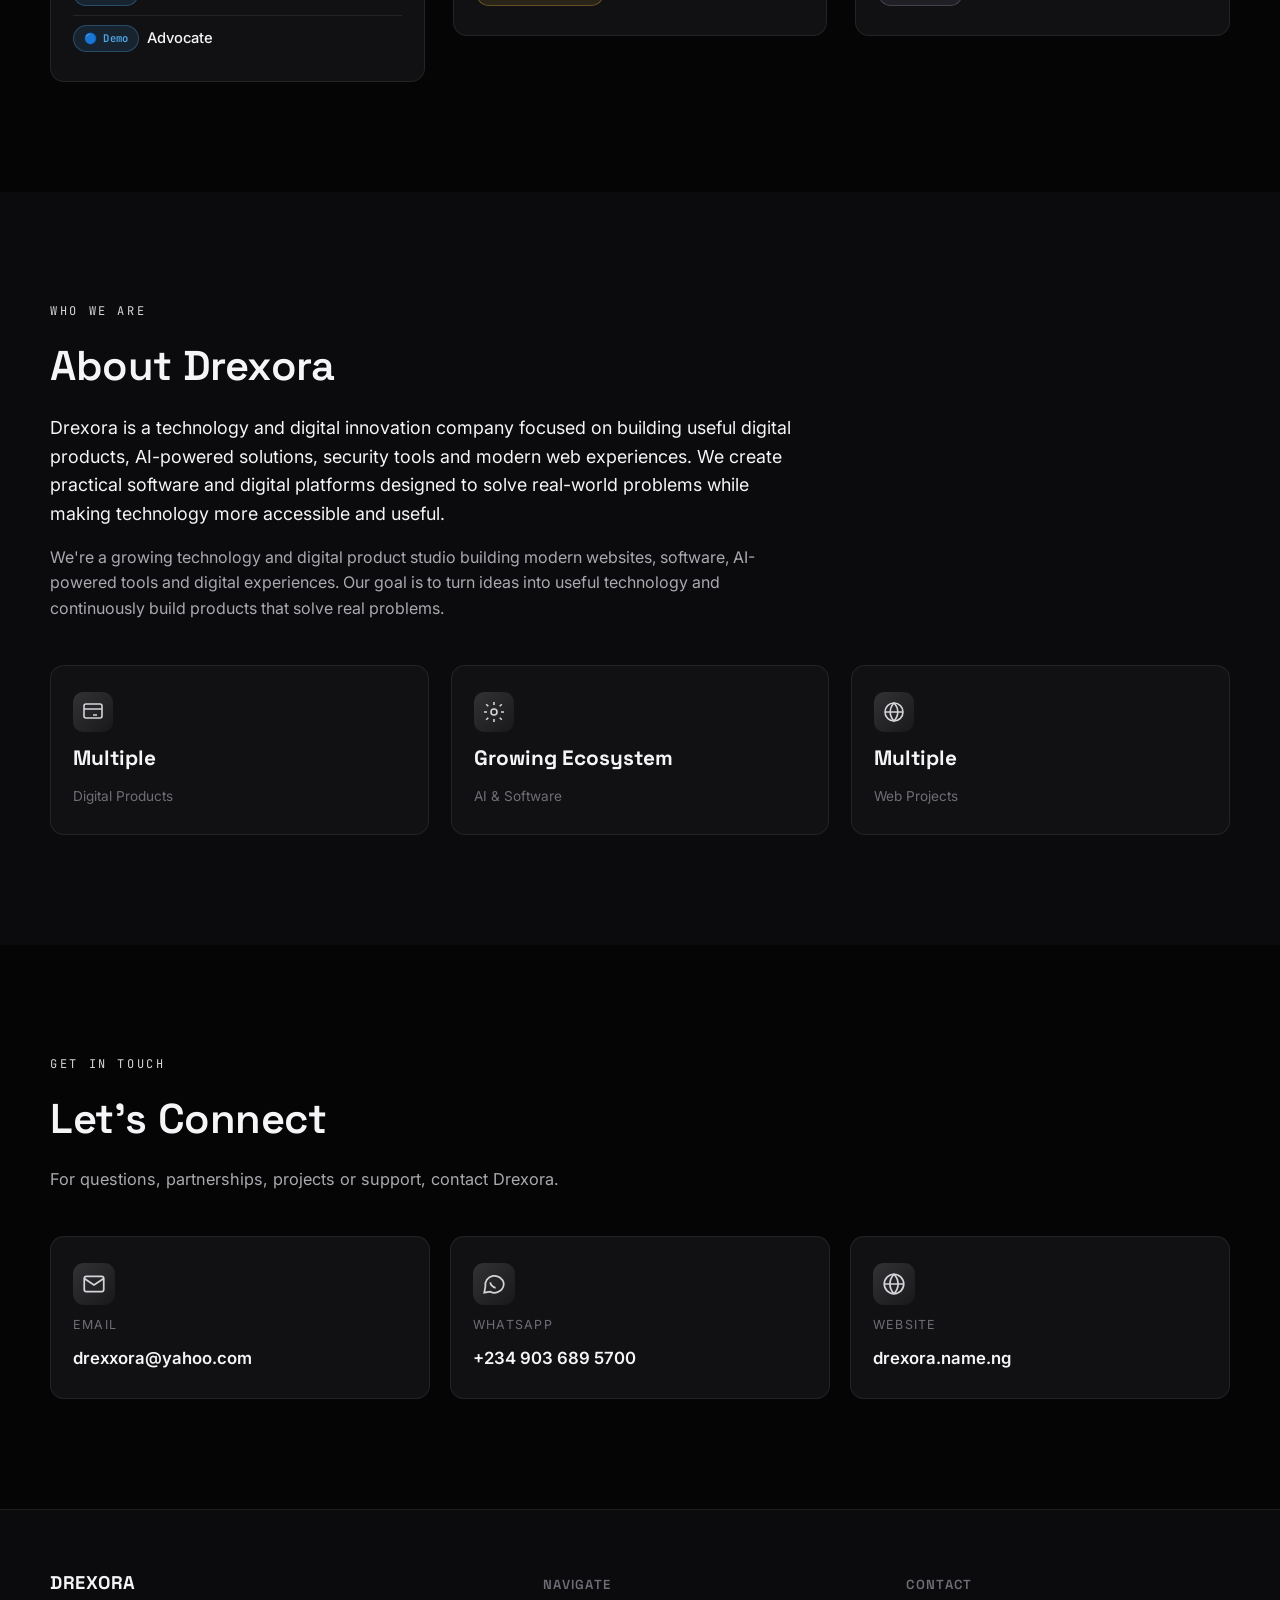
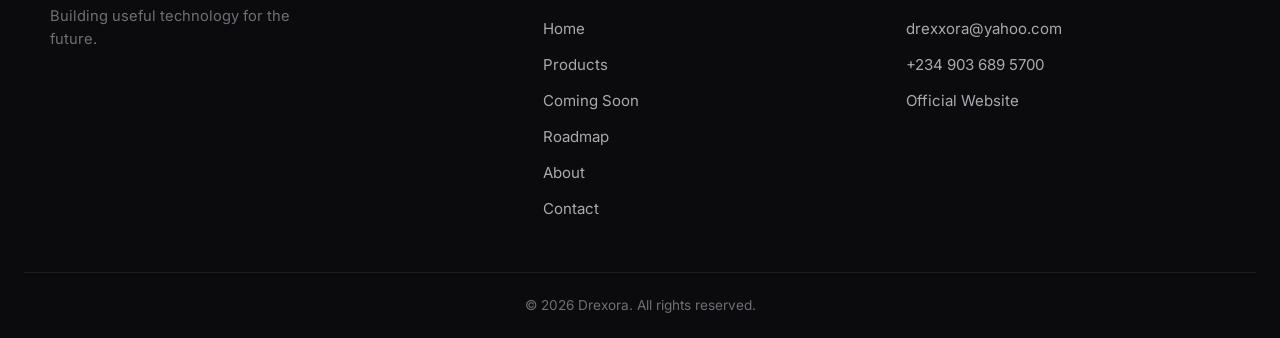
<file: index (17).html>
<!DOCTYPE html>
<html lang="en">
<head>
<meta charset="UTF-8">
<meta name="viewport" content="width=device-width, initial-scale=1.0">
<title>Drexora Hub — Explore Drexora Products &amp; Technology</title>
<meta name="description" content="Explore Drexora's digital products, AI projects, software and upcoming technology. Discover what's live, what's in development and what's coming next.">

<!-- Open Graph -->
<meta property="og:title" content="Drexora Hub — Explore Drexora Products & Technology">
<meta property="og:description" content="Explore Drexora's digital products, AI projects, software and upcoming technology. Discover what's live, what's in development and what's coming next.">
<meta property="og:type" content="website">
<meta property="og:url" content="https://drexora.name.ng">
<meta property="og:image" content="assets/og-image.png">

<link rel="icon" type="image/png" href="assets/favicon.png">

<link rel="preconnect" href="https://fonts.googleapis.com">
<link rel="preconnect" href="https://fonts.gstatic.com" crossorigin>
<link href="https://fonts.googleapis.com/css2?family=Space+Grotesk:wght@500;600;700&family=Inter:wght@400;500;600;700&family=JetBrains+Mono:wght@500;600&display=swap" rel="stylesheet">

<link rel="stylesheet" href="style.css">
</head>
<body>

<!-- ===== NAVBAR ===== -->
<header class="nav" id="nav">
  <div class="nav__inner">
    <a href="#home" class="nav__logo" aria-label="Drexora Hub home">
      <span class="nav__logo-mark" aria-hidden="true">
        <svg viewBox="0 0 48 48" width="30" height="30">
          <path d="M14 6 L28 6 L42 24 L28 42 L14 42 L14 33 L20 33 L20 15 L14 15 Z" fill="url(#navGrad)"/>
          <defs>
            <linearGradient id="navGrad" x1="14" y1="6" x2="42" y2="42" gradientUnits="userSpaceOnUse">
              <stop offset="0" stop-color="#a24fe0"/>
              <stop offset="1" stop-color="#2c0f52"/>
            </linearGradient>
          </defs>
        </svg>
      </span>
      <span class="nav__logo-text">DREXORA<span class="nav__logo-sub">HUB</span></span>
    </a>

    <nav class="nav__links" id="navLinks">
      <a href="#home" class="nav__link active-link">Home</a>
      <a href="#products" class="nav__link">Products</a>
      <a href="#coming-soon" class="nav__link">Coming Soon</a>
      <a href="#roadmap" class="nav__link">Roadmap</a>
      <a href="#about" class="nav__link">About</a>
      <a href="#contact" class="nav__link">Contact</a>
    </nav>

    <div class="nav__actions">
      <a href="https://drexora.name.ng" target="_blank" rel="noopener" class="btn btn--ghost nav__cta">Visit Drexora</a>
      <button class="nav__burger" id="burger" aria-label="Open menu" aria-expanded="false" aria-controls="navLinks">
        <span></span><span></span><span></span>
      </button>
    </div>
  </div>
</header>

<!-- ===== HERO ===== -->
<section class="hero" id="home">
  <div class="hero__field" aria-hidden="true">
    <svg class="hero__chevrons" viewBox="0 0 1200 800" preserveAspectRatio="xMidYMid slice">
      <polyline class="chev chev--1" points="120,150 260,260 120,370" />
      <polyline class="chev chev--2" points="1080,430 940,540 1080,650" />
      <polyline class="chev chev--3" points="700,60 780,150 700,240" />
    </svg>
  </div>

  <div class="hero__inner">
    <p class="eyebrow"><span class="eyebrow__dot"></span> Drexora Product Ecosystem</p>
    <h1 class="hero__title">Welcome to <span class="grad-text">Drexora Hub</span></h1>
    <p class="hero__sub">Explore the products, projects and technology being built by Drexora.</p>
    <div class="hero__actions">
      <a href="#products" class="btn btn--primary">Explore Products</a>
      <a href="https://drexora.name.ng" target="_blank" rel="noopener" class="btn btn--outline">Visit Drexora</a>
    </div>

    <div class="hero__stats">
      <div class="hero__stat"><span class="hero__stat-num">3</span><span class="hero__stat-label">Live Products</span></div>
      <div class="hero__stat"><span class="hero__stat-num">1</span><span class="hero__stat-label">Featured Build</span></div>
      <div class="hero__stat"><span class="hero__stat-num">3</span><span class="hero__stat-label">In the Pipeline</span></div>
    </div>
  </div>

  <a href="#products" class="hero__scroll" aria-label="Scroll to products">
    <span></span>
  </a>
</section>

<!-- ===== PRODUCTS ===== -->
<section class="section" id="products">
  <div class="section__inner">
    <p class="section__eyebrow">What we've built</p>
    <h2 class="section__title">Products</h2>
    <p class="section__desc">Live tools, demos and builds already carrying the Drexora name.</p>

    <div class="filters" role="tablist" aria-label="Filter products by status">
      <button class="filter active" data-filter="all">All</button>
      <button class="filter" data-filter="live">Live</button>
      <button class="filter" data-filter="demo">Demo</button>
      <button class="filter" data-filter="featured">Featured</button>
    </div>

    <div class="grid grid--products">

      <!-- WebIP -->
      <article class="card" data-status="live">
        <div class="card__top">
          <span class="card__icon" aria-hidden="true">
            <svg viewBox="0 0 24 24" width="26" height="26" fill="none" stroke="currentColor" stroke-width="1.6"><circle cx="12" cy="12" r="9"/><path d="M3 12h18M12 3c2.5 2.7 3.8 6 3.8 9s-1.3 6.3-3.8 9c-2.5-2.7-3.8-6-3.8-9s1.3-6.3 3.8-9z"/></svg>
          </span>
          <span class="badge badge--live">🟢 Live</span>
        </div>
        <h3 class="card__title">WebIP</h3>
        <p class="card__cat">Web Developer Tool</p>
        <p class="card__desc">A simple website and IP inspection tool designed to help users inspect website IP information and work with IP addresses — a convenient way to investigate basic website and network information from a browser.</p>
        <div class="card__tags"><span class="tag">Networking</span><span class="tag">Dev Tool</span></div>
        <a href="https://webip.drexxora.name.ng" target="_blank" rel="noopener" class="card__btn">Visit WebIP <span>→</span></a>
      </article>

      <!-- Heavens Bake -->
      <article class="card" data-status="demo">
        <div class="card__top">
          <span class="card__icon" aria-hidden="true">
            <svg viewBox="0 0 24 24" width="26" height="26" fill="none" stroke="currentColor" stroke-width="1.6"><path d="M4 12c1.5-2 3-3 8-3s6.5 1 8 3"/><path d="M3 12h18l-1.5 7a2 2 0 0 1-2 1.7H6.5A2 2 0 0 1 4.5 19z"/><path d="M9 9c0-2 1-4 3-4s3 2 3 4"/></svg>
          </span>
          <span class="badge badge--demo">🔵 Demo</span>
        </div>
        <h3 class="card__title">Heavens Bake</h3>
        <p class="card__cat">Business Website Demo</p>
        <p class="card__desc">A demo website created to showcase how Drexora can build modern websites for bakery and food businesses — professional online presence with product presentation, branding and business-focused web design.</p>
        <p class="card__note">Showcase project — not an actual bakery owned by Drexora.</p>
        <div class="card__tags"><span class="tag">Web Design</span><span class="tag">Business Demo</span></div>
        <a href="https://heavensbake.drexxora.name.ng" target="_blank" rel="noopener" class="card__btn">View Demo <span>→</span></a>
      </article>

      <!-- Advocate -->
      <article class="card" data-status="demo">
        <div class="card__top">
          <span class="card__icon" aria-hidden="true">
            <svg viewBox="0 0 24 24" width="26" height="26" fill="none" stroke="currentColor" stroke-width="1.6"><path d="M12 3 2 8l10 5 10-5-10-5z"/><path d="M6 10.5V16c0 1.5 3 3 6 3s6-1.5 6-3v-5.5"/><path d="M22 8v6"/></svg>
          </span>
          <span class="badge badge--demo">🔵 Demo</span>
        </div>
        <h3 class="card__title">Advocate</h3>
        <p class="card__cat">Education Website Demo</p>
        <p class="card__desc">A demo school website created to demonstrate how Drexora can build modern digital platforms for educational institutions — showcasing programs, information and online presence in a professional way.</p>
        <div class="card__tags"><span class="tag">Web Design</span><span class="tag">Education Demo</span></div>
        <a href="https://advocate.drexxora.name.ng" target="_blank" rel="noopener" class="card__btn">View Demo <span>→</span></a>
      </article>

      <!-- Drexora Support -->
      <article class="card card--featured" data-status="featured">
        <div class="card__top">
          <span class="card__icon" aria-hidden="true">
            <svg viewBox="0 0 24 24" width="26" height="26" fill="none" stroke="currentColor" stroke-width="1.6"><path d="M12 3a7 7 0 0 0-7 7v3.5L3.5 17c-.4.6 0 1.5.8 1.5H12"/><path d="M12 3a7 7 0 0 1 7 7v3.5l1.5 3.5c.4.6 0 1.5-.8 1.5H15"/><path d="M9 19a3 3 0 0 0 6 0"/></svg>
          </span>
          <span class="badge badge--featured">🔥 Featured</span>
        </div>
        <h3 class="card__title">Drexora Support</h3>
        <p class="card__cat">AI / Customer Support</p>
        <p class="card__desc">An AI-powered support system designed to bring intelligent customer assistance directly into websites through a lightweight widget — helping businesses provide instant answers, guidance and support to visitors using AI agents.</p>
        <p class="card__note">Planned functionality — full feature set will be announced at launch.</p>
        <div class="card__tags"><span class="tag">AI</span><span class="tag">Widget</span><span class="tag">Support</span></div>
        <a href="#roadmap" class="card__btn card__btn--soon">Coming Soon <span>→</span></a>
      </article>

    </div>
  </div>
</section>

<!-- ===== COMING SOON ===== -->
<section class="section section--alt" id="coming-soon">
  <div class="section__inner">
    <p class="section__eyebrow">What's next at Drexora</p>
    <h2 class="section__title">Coming Soon</h2>
    <p class="section__desc">Builds currently taking shape inside the Drexora ecosystem.</p>

    <div class="grid grid--incoming">

      <!-- Drexora Guard -->
      <article class="incoming-card incoming-card--major">
        <div class="incoming-card__head">
          <span class="incoming-card__icon" aria-hidden="true">
            <svg viewBox="0 0 24 24" width="30" height="30" fill="none" stroke="currentColor" stroke-width="1.6"><path d="M12 2 4 5v6c0 5 3.4 8.7 8 11 4.6-2.3 8-6 8-11V5z"/><path d="M9 12l2 2 4-4"/></svg>
          </span>
          <span class="badge badge--dev">🟡 In Development</span>
        </div>
        <h3 class="incoming-card__title">Drexora Guard</h3>
        <p class="incoming-card__cat">Cybersecurity / Antivirus</p>
        <p class="incoming-card__desc">An upcoming security-focused desktop application designed to help users monitor and protect their systems — Drexora's move into practical cybersecurity software and system protection tools.</p>
        <div class="incoming-card__progress">
          <div class="progress-bar"><span style="width:55%"></span></div>
          <span class="progress-label">In Development</span>
        </div>
        <div class="incoming-card__footer">
          <span class="release-date">Release: <strong>TBA</strong></span>
          <button class="btn btn--notify" data-notify="Drexora Guard">Notify Me</button>
        </div>
      </article>

      <!-- Drexora AI -->
      <article class="incoming-card">
        <div class="incoming-card__head">
          <span class="incoming-card__icon" aria-hidden="true">
            <svg viewBox="0 0 24 24" width="28" height="28" fill="none" stroke="currentColor" stroke-width="1.6"><circle cx="12" cy="12" r="3"/><path d="M12 2v3M12 19v3M4.2 4.2l2.1 2.1M17.7 17.7l2.1 2.1M2 12h3M19 12h3M4.2 19.8l2.1-2.1M17.7 6.3l2.1-2.1"/></svg>
          </span>
          <span class="badge badge--dev">🟡 In Development</span>
        </div>
        <h3 class="incoming-card__title">Drexora AI</h3>
        <p class="incoming-card__cat">Artificial Intelligence</p>
        <p class="incoming-card__desc">An upcoming artificial intelligence product focused on bringing useful AI capabilities into the Drexora ecosystem. More details will be announced as development progresses.</p>
        <div class="incoming-card__progress">
          <div class="progress-bar"><span style="width:30%"></span></div>
          <span class="progress-label">Early Development</span>
        </div>
        <div class="incoming-card__footer">
          <span class="release-date">Release: <strong>TBA</strong></span>
          <button class="btn btn--notify" data-notify="Drexora AI">Notify Me</button>
        </div>
      </article>

      <!-- Drexy -->
      <article class="incoming-card">
        <div class="incoming-card__head">
          <span class="incoming-card__icon" aria-hidden="true">
            <svg viewBox="0 0 24 24" width="28" height="28" fill="none" stroke="currentColor" stroke-width="1.6"><path d="M21 12c0 4.4-4 8-9 8-1.2 0-2.4-.2-3.4-.6L3 20l1.1-4A7.8 7.8 0 0 1 3 12c0-4.4 4-8 9-8s9 3.6 9 8z"/></svg>
          </span>
          <span class="badge badge--planned">⚪ Planned</span>
        </div>
        <h3 class="incoming-card__title">Drexy</h3>
        <p class="incoming-card__cat">Communication / Chat</p>
        <p class="incoming-card__desc">An upcoming chatting and communication application being developed as part of the Drexora ecosystem.</p>
        <div class="incoming-card__progress">
          <div class="progress-bar"><span style="width:12%"></span></div>
          <span class="progress-label">Planned</span>
        </div>
        <div class="incoming-card__footer">
          <span class="release-date">Release: <strong>TBA</strong></span>
          <button class="btn btn--notify" data-notify="Drexy">Notify Me</button>
        </div>
      </article>

    </div>
  </div>
</section>

<!-- ===== ROADMAP ===== -->
<section class="section" id="roadmap">
  <div class="section__inner">
    <p class="section__eyebrow">Where things stand</p>
    <h2 class="section__title">Drexora Roadmap</h2>
    <p class="section__desc">Products organized by where they are right now — not by invented dates.</p>

    <div class="timeline">

      <div class="timeline__stage">
        <div class="timeline__marker timeline__marker--live"></div>
        <div class="timeline__content">
          <h3 class="timeline__label">Live</h3>
          <p class="timeline__hint">Available to visit right now</p>
          <ul class="timeline__list">
            <li><span class="badge badge--live badge--sm">🟢 Live</span> WebIP</li>
            <li><span class="badge badge--demo badge--sm">🔵 Demo</span> Heavens Bake</li>
            <li><span class="badge badge--demo badge--sm">🔵 Demo</span> Advocate</li>
          </ul>
        </div>
      </div>

      <div class="timeline__stage">
        <div class="timeline__marker timeline__marker--focus"></div>
        <div class="timeline__content">
          <h3 class="timeline__label">Current Focus</h3>
          <p class="timeline__hint">Actively being built</p>
          <ul class="timeline__list">
            <li><span class="badge badge--featured badge--sm">🔥 Featured</span> Drexora Support</li>
            <li><span class="badge badge--dev badge--sm">🟡 In Development</span> Drexora Guard</li>
          </ul>
        </div>
      </div>

      <div class="timeline__stage">
        <div class="timeline__marker timeline__marker--next"></div>
        <div class="timeline__content">
          <h3 class="timeline__label">Coming Next</h3>
          <p class="timeline__hint">Early stage — release date TBA</p>
          <ul class="timeline__list">
            <li><span class="badge badge--dev badge--sm">🟡 In Development</span> Drexora AI</li>
            <li><span class="badge badge--planned badge--sm">⚪ Planned</span> Drexy</li>
          </ul>
        </div>
      </div>

    </div>
  </div>
</section>

<!-- ===== ABOUT ===== -->
<section class="section section--alt" id="about">
  <div class="section__inner">
    <p class="section__eyebrow">Who we are</p>
    <h2 class="section__title">About Drexora</h2>
    <p class="about__lead">Drexora is a technology and digital innovation company focused on building useful digital products, AI-powered solutions, security tools and modern web experiences. We create practical software and digital platforms designed to solve real-world problems while making technology more accessible and useful.</p>
    <p class="about__lead about__lead--sub">We're a growing technology and digital product studio building modern websites, software, AI-powered tools and digital experiences. Our goal is to turn ideas into useful technology and continuously build products that solve real problems.</p>

    <div class="grid grid--about">
      <div class="about-stat">
        <span class="about-stat__icon" aria-hidden="true">
          <svg viewBox="0 0 24 24" width="24" height="24" fill="none" stroke="currentColor" stroke-width="1.6"><rect x="3" y="4" width="18" height="14" rx="2"/><path d="M3 9h18M8 4v0M12 15h4"/></svg>
        </span>
        <span class="about-stat__num">Multiple</span>
        <span class="about-stat__label">Digital Products</span>
      </div>
      <div class="about-stat">
        <span class="about-stat__icon" aria-hidden="true">
          <svg viewBox="0 0 24 24" width="24" height="24" fill="none" stroke="currentColor" stroke-width="1.6"><circle cx="12" cy="12" r="3"/><path d="M12 2v3M12 19v3M4.2 4.2l2.1 2.1M17.7 17.7l2.1 2.1M2 12h3M19 12h3M4.2 19.8l2.1-2.1M17.7 6.3l2.1-2.1"/></svg>
        </span>
        <span class="about-stat__num">Growing Ecosystem</span>
        <span class="about-stat__label">AI &amp; Software</span>
      </div>
      <div class="about-stat">
        <span class="about-stat__icon" aria-hidden="true">
          <svg viewBox="0 0 24 24" width="24" height="24" fill="none" stroke="currentColor" stroke-width="1.6"><circle cx="12" cy="12" r="9"/><path d="M3 12h18M12 3c2.5 2.7 3.8 6 3.8 9s-1.3 6.3-3.8 9c-2.5-2.7-3.8-6-3.8-9s1.3-6.3 3.8-9z"/></svg>
        </span>
        <span class="about-stat__num">Multiple</span>
        <span class="about-stat__label">Web Projects</span>
      </div>
    </div>
  </div>
</section>

<!-- ===== CONTACT ===== -->
<section class="section" id="contact">
  <div class="section__inner">
    <p class="section__eyebrow">Get in touch</p>
    <h2 class="section__title">Let's Connect</h2>
    <p class="section__desc">For questions, partnerships, projects or support, contact Drexora.</p>

    <div class="contact-grid">
      <a class="contact-card" href="mailto:drexxora@yahoo.com">
        <span class="contact-card__icon" aria-hidden="true">
          <svg viewBox="0 0 24 24" width="26" height="26" fill="none" stroke="currentColor" stroke-width="1.6"><rect x="3" y="5" width="18" height="14" rx="2"/><path d="m3 7 9 6 9-6"/></svg>
        </span>
        <span class="contact-card__label">Email</span>
        <span class="contact-card__value">drexxora@yahoo.com</span>
      </a>

      <a class="contact-card" href="https://wa.me/2349036895700" target="_blank" rel="noopener">
        <span class="contact-card__icon" aria-hidden="true">
          <svg viewBox="0 0 24 24" width="26" height="26" fill="none" stroke="currentColor" stroke-width="1.6"><path d="M21 11.5a8.5 8.5 0 0 1-12.4 7.6L3 20l1-5.4A8.5 8.5 0 1 1 21 11.5z"/><path d="M8.5 10.5c.3 2.4 2.6 4.7 5 5"/></svg>
        </span>
        <span class="contact-card__label">WhatsApp</span>
        <span class="contact-card__value">+234 903 689 5700</span>
      </a>

      <a class="contact-card" href="https://drexora.name.ng" target="_blank" rel="noopener">
        <span class="contact-card__icon" aria-hidden="true">
          <svg viewBox="0 0 24 24" width="26" height="26" fill="none" stroke="currentColor" stroke-width="1.6"><circle cx="12" cy="12" r="9"/><path d="M3 12h18M12 3c2.5 2.7 3.8 6 3.8 9s-1.3 6.3-3.8 9c-2.5-2.7-3.8-6-3.8-9s1.3-6.3 3.8-9z"/></svg>
        </span>
        <span class="contact-card__label">Website</span>
        <span class="contact-card__value">drexora.name.ng</span>
      </a>
    </div>
  </div>
</section>

<!-- ===== FOOTER ===== -->
<footer class="footer">
  <div class="footer__inner">
    <div class="footer__brand">
      <span class="nav__logo-text">DREXORA</span>
      <p class="footer__tag">Building useful technology for the future.</p>
    </div>

    <div class="footer__col">
      <h4>Navigate</h4>
      <a href="#home">Home</a>
      <a href="#products">Products</a>
      <a href="#coming-soon">Coming Soon</a>
      <a href="#roadmap">Roadmap</a>
      <a href="#about">About</a>
      <a href="#contact">Contact</a>
    </div>

    <div class="footer__col">
      <h4>Contact</h4>
      <a href="mailto:drexxora@yahoo.com">drexxora@yahoo.com</a>
      <a href="https://wa.me/2349036895700" target="_blank" rel="noopener">+234 903 689 5700</a>
      <a href="https://drexora.name.ng" target="_blank" rel="noopener">Official Website</a>
    </div>
  </div>

  <div class="footer__bottom">
    <p>&copy; <span id="year"></span> Drexora. All rights reserved.</p>
  </div>
</footer>

<button class="back-to-top" id="backToTop" aria-label="Back to top">
  <svg viewBox="0 0 24 24" width="20" height="20" fill="none" stroke="currentColor" stroke-width="2"><path d="M12 19V5M5 12l7-7 7 7"/></svg>
</button>

<div class="toast" id="toast" role="status" aria-live="polite"></div>

<script src="script.js"></script>
</body>
</html>
</file>
<file: style.css>
/* =========================================================
   DREXORA HUB — DESIGN TOKENS
   Sleek black theme: charcoal-black surfaces with monochrome
   silver-steel accents. Clean, premium, security-software feel.
   ========================================================= */
:root{
  --bg:            #050505;
  --bg-alt:        #0b0b0d;
  --surface:       #111114;
  --surface-2:     #19191d;
  --border:        rgba(255, 255, 255, 0.08);
  --border-strong: rgba(255, 255, 255, 0.16);

  --purple-deep:   #101012;
  --purple:        #1b1c1f;
  --magenta:       #d4d4d9;
  --grad-brand:    linear-gradient(135deg, #e8e8ec 0%, #9a9aa4 50%, #202023 100%);
  --grad-brand-soft: linear-gradient(135deg, rgba(255,255,255,0.14), rgba(255,255,255,0.03));

  --text:          #f5f5f7;
  --text-muted:    #a9a9b0;
  --text-faint:    #6e6e76;

  --green:  #35d68a;
  --blue:   #4fa9ec;
  --amber:  #e0b23f;
  --grey:   #8b8b94;
  --orange: #e08a3f;

  --radius-lg: 20px;
  --radius-md: 14px;
  --radius-sm: 9px;

  --font-display: 'Space Grotesk', sans-serif;
  --font-body: 'Inter', sans-serif;
  --font-mono: 'JetBrains Mono', monospace;

  --ease: cubic-bezier(.2,.7,.2,1);
}

*,*::before,*::after{ box-sizing:border-box; }
html{ scroll-behavior:smooth; }
@media (prefers-reduced-motion: reduce){
  html{ scroll-behavior:auto; }
  *,*::before,*::after{ animation-duration:0.001ms !important; animation-iteration-count:1 !important; transition-duration:0.001ms !important; scroll-behavior:auto !important; }
}

body{
  margin:0;
  background:var(--bg);
  color:var(--text);
  font-family:var(--font-body);
  line-height:1.6;
  -webkit-font-smoothing:antialiased;
}

img,svg{ display:block; max-width:100%; }
a{ color:inherit; text-decoration:none; }
ul{ margin:0; padding:0; list-style:none; }
h1,h2,h3,h4{ font-family:var(--font-display); margin:0; font-weight:600; letter-spacing:-0.01em; }
p{ margin:0; }
button{ font-family:inherit; cursor:pointer; }

:focus-visible{
  outline:2px solid var(--magenta);
  outline-offset:3px;
  border-radius:4px;
}

.grad-text{
  background:var(--grad-brand);
  -webkit-background-clip:text;
  background-clip:text;
  color:transparent;
}

/* =============== BUTTONS =============== */
.btn{
  display:inline-flex;
  align-items:center;
  gap:8px;
  padding:13px 26px;
  border-radius:999px;
  font-size:0.95rem;
  font-weight:600;
  border:1px solid transparent;
  transition:transform .25s var(--ease), background .25s var(--ease), border-color .25s var(--ease), color .25s var(--ease);
  white-space:nowrap;
}
.btn--primary{
  background:var(--grad-brand);
  color:#fff;
}
.btn--primary:hover{ transform:translateY(-2px); }
.btn--outline{
  border-color:var(--border-strong);
  color:var(--text);
  background:rgba(255,255,255,0.02);
}
.btn--outline:hover{ border-color:var(--magenta); transform:translateY(-2px); }
.btn--ghost{
  border-color:var(--border-strong);
  color:var(--text);
  padding:10px 20px;
  font-size:0.88rem;
}
.btn--ghost:hover{ border-color:var(--magenta); background:rgba(255,255,255,0.08); }
.btn--notify{
  background:var(--surface-2);
  border-color:var(--border-strong);
  color:var(--text);
  padding:10px 18px;
  font-size:0.85rem;
  border-radius:999px;
}
.btn--notify:hover{ border-color:var(--magenta); color:#fff; }

/* =============== NAVBAR =============== */
.nav{
  position:fixed;
  top:0; left:0; right:0;
  z-index:200;
  background:rgba(5,5,5,0.6);
  backdrop-filter:blur(14px);
  -webkit-backdrop-filter:blur(14px);
  border-bottom:1px solid transparent;
  transition:border-color .3s var(--ease), background .3s var(--ease);
}
.nav.is-scrolled{
  background:rgba(5,5,5,0.86);
  border-bottom-color:var(--border);
}
.nav__inner{
  max-width:1240px;
  margin:0 auto;
  padding:14px 28px;
  display:flex;
  align-items:center;
  justify-content:space-between;
  gap:24px;
}
.nav__logo{
  display:flex;
  align-items:center;
  gap:10px;
}
.nav__logo-text{
  font-family:var(--font-display);
  font-weight:700;
  font-size:1.15rem;
  letter-spacing:0.03em;
  display:flex;
  flex-direction:column;
  line-height:1;
}
.nav__logo-sub{
  font-family:var(--font-mono);
  font-size:0.55rem;
  letter-spacing:0.32em;
  color:var(--magenta);
  font-weight:600;
  margin-top:3px;
}
.nav__links{
  display:flex;
  align-items:center;
  gap:2px;
}
.nav__link{
  padding:9px 14px;
  font-size:0.92rem;
  font-weight:500;
  color:var(--text-muted);
  border-radius:999px;
  transition:color .2s var(--ease), background .2s var(--ease);
  position:relative;
}
.nav__link:hover{ color:var(--text); background:rgba(255,255,255,0.04); }
.nav__link.active-link{ color:var(--text); background:var(--grad-brand-soft); }
.nav__actions{ display:flex; align-items:center; gap:14px; }
.nav__cta{ display:inline-flex; }

.nav__burger{
  display:none;
  flex-direction:column;
  justify-content:center;
  gap:5px;
  width:38px;
  height:38px;
  background:none;
  border:1px solid var(--border-strong);
  border-radius:10px;
}
.nav__burger span{
  display:block;
  height:2px;
  width:18px;
  margin:0 auto;
  background:var(--text);
  border-radius:2px;
  transition:transform .3s var(--ease), opacity .3s var(--ease);
}
.nav__burger.open span:nth-child(1){ transform:translateY(7px) rotate(45deg); }
.nav__burger.open span:nth-child(2){ opacity:0; }
.nav__burger.open span:nth-child(3){ transform:translateY(-7px) rotate(-45deg); }

/* =============== HERO =============== */
.hero{
  position:relative;
  min-height:92vh;
  display:flex;
  flex-direction:column;
  align-items:center;
  justify-content:center;
  padding:140px 24px 80px;
  overflow:hidden;
  background:
    radial-gradient(60% 55% at 50% 8%, rgba(255,255,255,0.06), transparent 60%),
    radial-gradient(50% 45% at 85% 85%, rgba(255,255,255,0.05), transparent 60%),
    var(--bg);
}
.hero__field{
  position:absolute;
  inset:0;
  opacity:0.5;
  pointer-events:none;
}
.hero__chevrons{ width:100%; height:100%; }
.chev{
  fill:none;
  stroke:url(#navGrad);
  stroke-width:3;
  stroke-linecap:round;
  stroke-linejoin:round;
  opacity:0.22;
  animation:driftChev 9s ease-in-out infinite;
}
.chev--2{ animation-delay:1.2s; opacity:0.14; }
.chev--3{ animation-delay:2.4s; opacity:0.16; }
@keyframes driftChev{
  0%,100%{ transform:translateX(0); }
  50%{ transform:translateX(14px); }
}

.hero__inner{
  position:relative;
  z-index:2;
  max-width:760px;
  text-align:center;
  display:flex;
  flex-direction:column;
  align-items:center;
  gap:22px;
}
.eyebrow{
  display:inline-flex;
  align-items:center;
  gap:8px;
  font-family:var(--font-mono);
  font-size:0.72rem;
  letter-spacing:0.24em;
  text-transform:uppercase;
  color:var(--text-muted);
  padding:8px 16px;
  border:1px solid var(--border-strong);
  border-radius:999px;
  background:rgba(255,255,255,0.02);
}
.eyebrow__dot{
  width:7px; height:7px;
  border-radius:50%;
  background:var(--magenta);
  box-shadow:0 0 0 3px rgba(255,255,255,0.18);
}
.hero__title{
  font-size:clamp(2.4rem, 6vw, 4.2rem);
  line-height:1.05;
  font-weight:700;
}
.hero__sub{
  font-size:clamp(1.02rem, 2vw, 1.2rem);
  color:var(--text-muted);
  max-width:560px;
}
.hero__actions{
  display:flex;
  gap:14px;
  flex-wrap:wrap;
  justify-content:center;
  margin-top:6px;
}
.hero__stats{
  display:flex;
  gap:38px;
  margin-top:38px;
  padding-top:28px;
  border-top:1px solid var(--border);
  flex-wrap:wrap;
  justify-content:center;
}
.hero__stat{ display:flex; flex-direction:column; align-items:center; gap:2px; }
.hero__stat-num{ font-family:var(--font-display); font-size:1.6rem; font-weight:700; }
.hero__stat-label{ font-size:0.78rem; color:var(--text-faint); text-transform:uppercase; letter-spacing:0.08em; }

.hero__scroll{
  position:absolute;
  bottom:28px;
  left:50%;
  transform:translateX(-50%);
  width:26px; height:42px;
  border:1px solid var(--border-strong);
  border-radius:999px;
  display:flex;
  justify-content:center;
  padding-top:8px;
}
.hero__scroll span{
  width:4px; height:8px;
  border-radius:4px;
  background:var(--magenta);
  animation:scrollDown 1.8s ease-in-out infinite;
}
@keyframes scrollDown{
  0%{ transform:translateY(0); opacity:1; }
  70%{ transform:translateY(12px); opacity:0; }
  100%{ opacity:0; }
}

/* =============== SECTION SHELL =============== */
.section{ padding:110px 24px; position:relative; }
.section--alt{ background:var(--bg-alt); }
.section__inner{ max-width:1180px; margin:0 auto; }
.section__eyebrow{
  font-family:var(--font-mono);
  font-size:0.75rem;
  letter-spacing:0.22em;
  text-transform:uppercase;
  color:var(--magenta);
  margin-bottom:12px;
}
.section__title{
  font-size:clamp(1.8rem, 3.4vw, 2.6rem);
  margin-bottom:14px;
}
.section__desc{
  color:var(--text-muted);
  max-width:560px;
  font-size:1.02rem;
  margin-bottom:44px;
}

.reveal{
  opacity:0;
  transform:translateY(24px);
  transition:opacity .7s var(--ease), transform .7s var(--ease);
}
.reveal.is-visible{ opacity:1; transform:translateY(0); }

/* =============== FILTERS =============== */
.filters{
  display:flex;
  gap:10px;
  margin-bottom:34px;
  flex-wrap:wrap;
}
.filter{
  padding:9px 18px;
  border-radius:999px;
  border:1px solid var(--border-strong);
  background:transparent;
  color:var(--text-muted);
  font-size:0.86rem;
  font-weight:500;
  transition:all .2s var(--ease);
}
.filter:hover{ color:var(--text); border-color:var(--magenta); }
.filter.active{
  background:var(--grad-brand);
  border-color:transparent;
  color:#fff;
}

/* =============== GRID / PRODUCT CARDS =============== */
.grid{ display:grid; gap:22px; }
.grid--products{ grid-template-columns:repeat(auto-fit, minmax(270px, 1fr)); }

.card{
  position:relative;
  background:var(--surface);
  border:1px solid var(--border);
  border-radius:var(--radius-lg);
  padding:28px 26px 26px;
  display:flex;
  flex-direction:column;
  gap:12px;
  clip-path:polygon(0 0, calc(100% - 22px) 0, 100% 22px, 100% 100%, 0 100%);
  transition:transform .3s var(--ease), border-color .3s var(--ease), background .3s var(--ease);
}
.card::before{
  content:"";
  position:absolute; inset:0;
  border-radius:var(--radius-lg);
  padding:1px;
  background:var(--grad-brand);
  opacity:0;
  clip-path:polygon(0 0, calc(100% - 22px) 0, 100% 22px, 100% 100%, 0 100%);
  -webkit-mask:linear-gradient(#fff 0 0) content-box, linear-gradient(#fff 0 0);
  -webkit-mask-composite:xor;
  mask-composite:exclude;
  transition:opacity .3s var(--ease);
  pointer-events:none;
}
.card:hover{ transform:translateY(-6px); background:var(--surface-2); }
.card:hover::before{ opacity:1; }
.card.hidden-card{ display:none; }

.card__top{ display:flex; align-items:center; justify-content:space-between; }
.card__icon{
  width:46px; height:46px;
  display:flex; align-items:center; justify-content:center;
  border-radius:12px;
  background:var(--grad-brand-soft);
  color:var(--magenta);
  border:1px solid var(--border-strong);
}
.card__title{ font-size:1.28rem; margin-top:4px; }
.card__cat{
  font-family:var(--font-mono);
  font-size:0.72rem;
  letter-spacing:0.1em;
  text-transform:uppercase;
  color:var(--text-faint);
}
.card__desc{ color:var(--text-muted); font-size:0.94rem; }
.card__note{
  font-size:0.82rem;
  color:var(--amber);
  border-left:2px solid var(--amber);
  padding-left:10px;
}
.card__tags{ display:flex; gap:8px; flex-wrap:wrap; margin-top:2px; }
.tag{
  font-size:0.72rem;
  padding:5px 11px;
  border-radius:999px;
  background:rgba(255,255,255,0.04);
  border:1px solid var(--border);
  color:var(--text-faint);
}
.card__btn{
  margin-top:auto;
  padding-top:14px;
  display:inline-flex;
  align-items:center;
  gap:6px;
  font-weight:600;
  font-size:0.94rem;
  color:var(--text);
  border-top:1px solid var(--border);
  transition:gap .2s var(--ease), color .2s var(--ease);
}
.card__btn span{ transition:transform .2s var(--ease); }
.card__btn:hover{ color:var(--magenta); }
.card__btn:hover span{ transform:translateX(4px); }
.card__btn--soon{ color:var(--text-muted); }

.card--featured{
  background:linear-gradient(180deg, rgba(255,255,255,0.05), var(--surface) 40%);
  border-color:rgba(255,255,255,0.35);
}

/* =============== BADGES =============== */
.badge{
  display:inline-flex;
  align-items:center;
  gap:5px;
  font-family:var(--font-mono);
  font-size:0.72rem;
  font-weight:600;
  padding:6px 12px;
  border-radius:999px;
  letter-spacing:0.02em;
  white-space:nowrap;
}
.badge--live{ background:rgba(53,214,138,0.12); color:var(--green); border:1px solid rgba(53,214,138,0.3); }
.badge--demo{ background:rgba(79,169,236,0.12); color:var(--blue); border:1px solid rgba(79,169,236,0.3); }
.badge--featured{ background:rgba(255,255,255,0.10); color:#e6e6ea; border:1px solid rgba(255,255,255,0.4); }
.badge--dev{ background:rgba(224,178,63,0.12); color:var(--amber); border:1px solid rgba(224,178,63,0.3); }
.badge--planned{ background:rgba(154,140,174,0.12); color:var(--grey); border:1px solid rgba(154,140,174,0.3); }
.badge--coming{ background:rgba(224,138,63,0.12); color:var(--orange); border:1px solid rgba(224,138,63,0.3); }
.badge--sm{ padding:4px 10px; font-size:0.66rem; margin-right:8px; }

/* =============== INCOMING / COMING SOON =============== */
.grid--incoming{ grid-template-columns:repeat(auto-fit, minmax(300px, 1fr)); }
.incoming-card{
  background:var(--bg);
  border:1px dashed var(--border-strong);
  border-radius:var(--radius-lg);
  padding:28px 26px;
  display:flex;
  flex-direction:column;
  gap:14px;
  transition:transform .3s var(--ease), border-color .3s var(--ease);
}
.incoming-card:hover{ transform:translateY(-6px); border-color:var(--magenta); }
.incoming-card--major{
  border-style:solid;
  background:linear-gradient(160deg, rgba(255,255,255,0.06), var(--bg) 55%);
  border-color:rgba(255,255,255,0.4);
  position:relative;
}
.incoming-card--major::after{
  content:"MAJOR RELEASE";
  position:absolute;
  top:0; right:26px;
  transform:translateY(-50%);
  font-family:var(--font-mono);
  font-size:0.62rem;
  letter-spacing:0.18em;
  background:var(--grad-brand);
  color:#fff;
  padding:5px 12px;
  border-radius:999px;
}
.incoming-card__head{ display:flex; align-items:center; justify-content:space-between; }
.incoming-card__icon{
  width:48px; height:48px;
  display:flex; align-items:center; justify-content:center;
  border-radius:12px;
  border:1px solid var(--border-strong);
  color:var(--magenta);
}
.incoming-card__title{ font-size:1.3rem; }
.incoming-card__cat{
  font-family:var(--font-mono);
  font-size:0.72rem;
  letter-spacing:0.1em;
  text-transform:uppercase;
  color:var(--text-faint);
}
.incoming-card__desc{ color:var(--text-muted); font-size:0.94rem; }

.incoming-card__progress{ display:flex; align-items:center; gap:12px; margin-top:4px; }
.progress-bar{
  flex:1;
  height:6px;
  border-radius:999px;
  background:rgba(255,255,255,0.06);
  overflow:hidden;
}
.progress-bar span{
  display:block;
  height:100%;
  border-radius:999px;
  background:var(--grad-brand);
}
.progress-label{
  font-size:0.72rem;
  color:var(--text-faint);
  white-space:nowrap;
  font-family:var(--font-mono);
}
.incoming-card__footer{
  display:flex;
  align-items:center;
  justify-content:space-between;
  gap:12px;
  padding-top:14px;
  border-top:1px solid var(--border);
  flex-wrap:wrap;
}
.release-date{ font-size:0.86rem; color:var(--text-muted); }
.release-date strong{ color:var(--text); font-family:var(--font-mono); }

/* =============== TIMELINE / ROADMAP =============== */
.timeline{
  display:grid;
  grid-template-columns:repeat(3, 1fr);
  gap:28px;
  position:relative;
}
.timeline::before{
  content:"";
  position:absolute;
  top:9px; left:0; right:0;
  height:1px;
  background:linear-gradient(90deg, var(--green), var(--magenta), var(--grey));
  opacity:0.35;
}
.timeline__stage{ position:relative; padding-top:32px; }
.timeline__marker{
  position:absolute;
  top:0; left:0;
  width:18px; height:18px;
  border-radius:50%;
  border:3px solid var(--bg);
  box-shadow:0 0 0 1px var(--border-strong);
}
.timeline__marker--live{ background:var(--green); }
.timeline__marker--focus{ background:var(--magenta); }
.timeline__marker--next{ background:var(--grey); }
.timeline__content{
  background:var(--surface);
  border:1px solid var(--border);
  border-radius:var(--radius-md);
  padding:22px 22px 20px;
}
.timeline__label{ font-size:1.15rem; margin-bottom:4px; }
.timeline__hint{ font-size:0.82rem; color:var(--text-faint); margin-bottom:16px; }
.timeline__list li{
  display:flex;
  align-items:center;
  padding:9px 0;
  border-top:1px solid var(--border);
  font-size:0.92rem;
  font-weight:500;
}
.timeline__list li:first-child{ border-top:none; }

/* =============== ABOUT =============== */
.about__lead{
  font-size:1.12rem;
  color:var(--text);
  max-width:760px;
  margin-bottom:16px;
}
.about__lead--sub{ color:var(--text-muted); font-size:1rem; margin-bottom:44px; }
.grid--about{ grid-template-columns:repeat(auto-fit, minmax(220px, 1fr)); }
.about-stat{
  background:var(--surface);
  border:1px solid var(--border);
  border-radius:var(--radius-md);
  padding:26px 22px;
  display:flex;
  flex-direction:column;
  gap:10px;
}
.about-stat__icon{
  width:40px; height:40px;
  display:flex; align-items:center; justify-content:center;
  border-radius:10px;
  background:var(--grad-brand-soft);
  color:var(--magenta);
}
.about-stat__num{ font-family:var(--font-display); font-size:1.3rem; font-weight:700; }
.about-stat__label{ font-size:0.85rem; color:var(--text-faint); }

/* =============== CONTACT =============== */
.contact-grid{
  display:grid;
  grid-template-columns:repeat(auto-fit, minmax(220px, 1fr));
  gap:20px;
}
.contact-card{
  background:var(--surface);
  border:1px solid var(--border);
  border-radius:var(--radius-md);
  padding:26px 22px;
  display:flex;
  flex-direction:column;
  gap:10px;
  transition:transform .25s var(--ease), border-color .25s var(--ease);
}
.contact-card:hover{ transform:translateY(-4px); border-color:var(--magenta); }
.contact-card__icon{
  width:42px; height:42px;
  display:flex; align-items:center; justify-content:center;
  border-radius:11px;
  background:var(--grad-brand-soft);
  color:var(--magenta);
}
.contact-card__label{ font-size:0.78rem; text-transform:uppercase; letter-spacing:0.1em; color:var(--text-faint); }
.contact-card__value{ font-size:1.05rem; font-weight:600; }

/* =============== FOOTER =============== */
.footer{ background:var(--bg-alt); border-top:1px solid var(--border); padding:64px 24px 0; }
.footer__inner{
  max-width:1180px;
  margin:0 auto;
  display:grid;
  grid-template-columns:1.4fr 1fr 1fr;
  gap:40px;
  padding-bottom:44px;
}
.footer__tag{ color:var(--text-faint); margin-top:12px; font-size:0.92rem; max-width:280px; }
.footer__col h4{ font-size:0.82rem; text-transform:uppercase; letter-spacing:0.1em; color:var(--text-faint); margin-bottom:16px; }
.footer__col a{ display:block; color:var(--text-muted); font-size:0.94rem; padding:6px 0; transition:color .2s var(--ease); }
.footer__col a:hover{ color:var(--magenta); }
.footer__bottom{
  border-top:1px solid var(--border);
  padding:22px 24px;
  text-align:center;
  color:var(--text-faint);
  font-size:0.85rem;
}

/* =============== BACK TO TOP / TOAST =============== */
.back-to-top{
  position:fixed;
  right:24px; bottom:24px;
  width:46px; height:46px;
  border-radius:50%;
  background:var(--grad-brand);
  border:none;
  color:#fff;
  display:flex; align-items:center; justify-content:center;
  box-shadow:0 8px 24px rgba(0,0,0,0.5);
  opacity:0; visibility:hidden;
  transform:translateY(10px);
  transition:opacity .3s var(--ease), transform .3s var(--ease), visibility .3s;
  z-index:150;
}
.back-to-top.show{ opacity:1; visibility:visible; transform:translateY(0); }

.toast{
  position:fixed;
  bottom:24px;
  left:50%;
  transform:translate(-50%, 20px);
  background:var(--surface-2);
  border:1px solid var(--border-strong);
  color:var(--text);
  padding:13px 22px;
  border-radius:999px;
  font-size:0.9rem;
  font-weight:500;
  opacity:0;
  pointer-events:none;
  transition:opacity .3s var(--ease), transform .3s var(--ease);
  z-index:250;
  box-shadow:0 12px 30px rgba(0,0,0,0.4);
}
.toast.show{ opacity:1; transform:translate(-50%, 0); }

/* =============== RESPONSIVE =============== */
@media (max-width: 900px){
  .timeline{ grid-template-columns:1fr; }
  .timeline::before{ display:none; }
  .footer__inner{ grid-template-columns:1fr 1fr; }
}

@media (max-width: 760px){
  .nav__links{
    position:fixed;
    top:64px; left:0; right:0;
    background:rgba(5,5,5,0.98);
    backdrop-filter:blur(14px);
    flex-direction:column;
    align-items:stretch;
    padding:14px 20px 26px;
    gap:2px;
    border-bottom:1px solid var(--border);
    transform:translateY(-12px);
    opacity:0;
    visibility:hidden;
    transition:opacity .25s var(--ease), transform .25s var(--ease), visibility .25s;
  }
  .nav__links.open{ transform:translateY(0); opacity:1; visibility:visible; }
  .nav__link{ padding:13px 14px; }
  .nav__cta{ display:none; }
  .nav__burger{ display:flex; }
  .hero{ padding:120px 20px 70px; }
  .hero__stats{ gap:26px; }
  .section{ padding:76px 20px; }
  .footer__inner{ grid-template-columns:1fr; gap:32px; padding-bottom:32px; }
}

@media (max-width: 420px){
  .hero__actions{ flex-direction:column; width:100%; }
  .hero__actions .btn{ width:100%; justify-content:center; }
}
</file>
